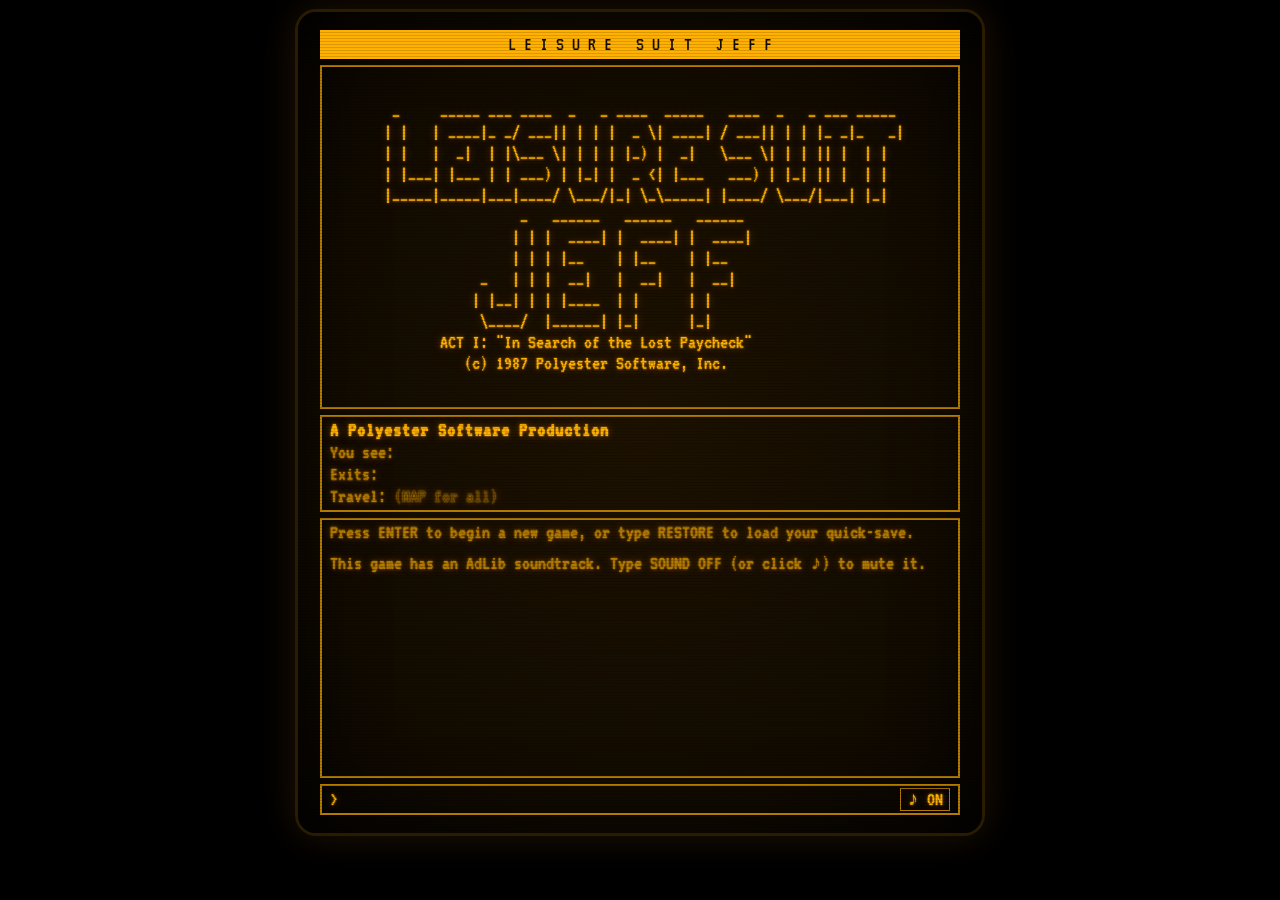
<file: index.html>
<!doctype html>
<html lang="en">
<head>
  <meta charset="utf-8">
  <meta name="viewport" content="width=device-width, initial-scale=1">
  <title>Leisure Suit Jeff</title>
  <link rel="preconnect" href="https://fonts.googleapis.com">
  <link rel="preconnect" href="https://fonts.gstatic.com" crossorigin>
  <link href="https://fonts.googleapis.com/css2?family=VT323&display=swap" rel="stylesheet">
  <link rel="stylesheet" href="css/crt.css">
</head>
<body>
  <div id="crt">
    <div id="screen">
      <div id="status" class="box">
        <span id="st-score"></span>
        <span id="st-title">L E I S U R E &nbsp; S U I T &nbsp; J E F F</span>
        <span id="st-right"></span>
      </div>
      <pre id="art" class="box"></pre>
      <div id="panel" class="box">
        <div id="loc"></div>
        <div><span class="lbl">You see:</span> <span id="see"></span></div>
        <div><span class="lbl">Exits:</span> <span id="exits"></span></div>
        <div><span class="lbl">Travel:</span> <span id="travel"></span> <span class="dim">(MAP for all)</span></div>
      </div>
      <div id="log" class="box" aria-live="polite"></div>
      <div id="promptline">
        <span class="caret">&gt;</span>
        <input id="cmd" type="text" autocomplete="off" autocapitalize="off" spellcheck="false" aria-label="Command">
        <button id="snd" type="button" title="Toggle sound (or type SOUND ON/OFF)"></button>
      </div>
    </div>
  </div>

  <script src="js/registry.js"></script>
  <script src="js/content/world.js"></script>
  <script src="js/content/items.js"></script>
  <script src="js/content/home.js"></script>
  <script src="js/content/work.js"></script>
  <script src="js/content/costco.js"></script>
  <script src="js/content/music.js"></script>
  <script src="js/engine.js"></script>
  <script src="js/audio.js"></script>
  <script src="js/ui.js"></script>
</body>
</html>
</file>
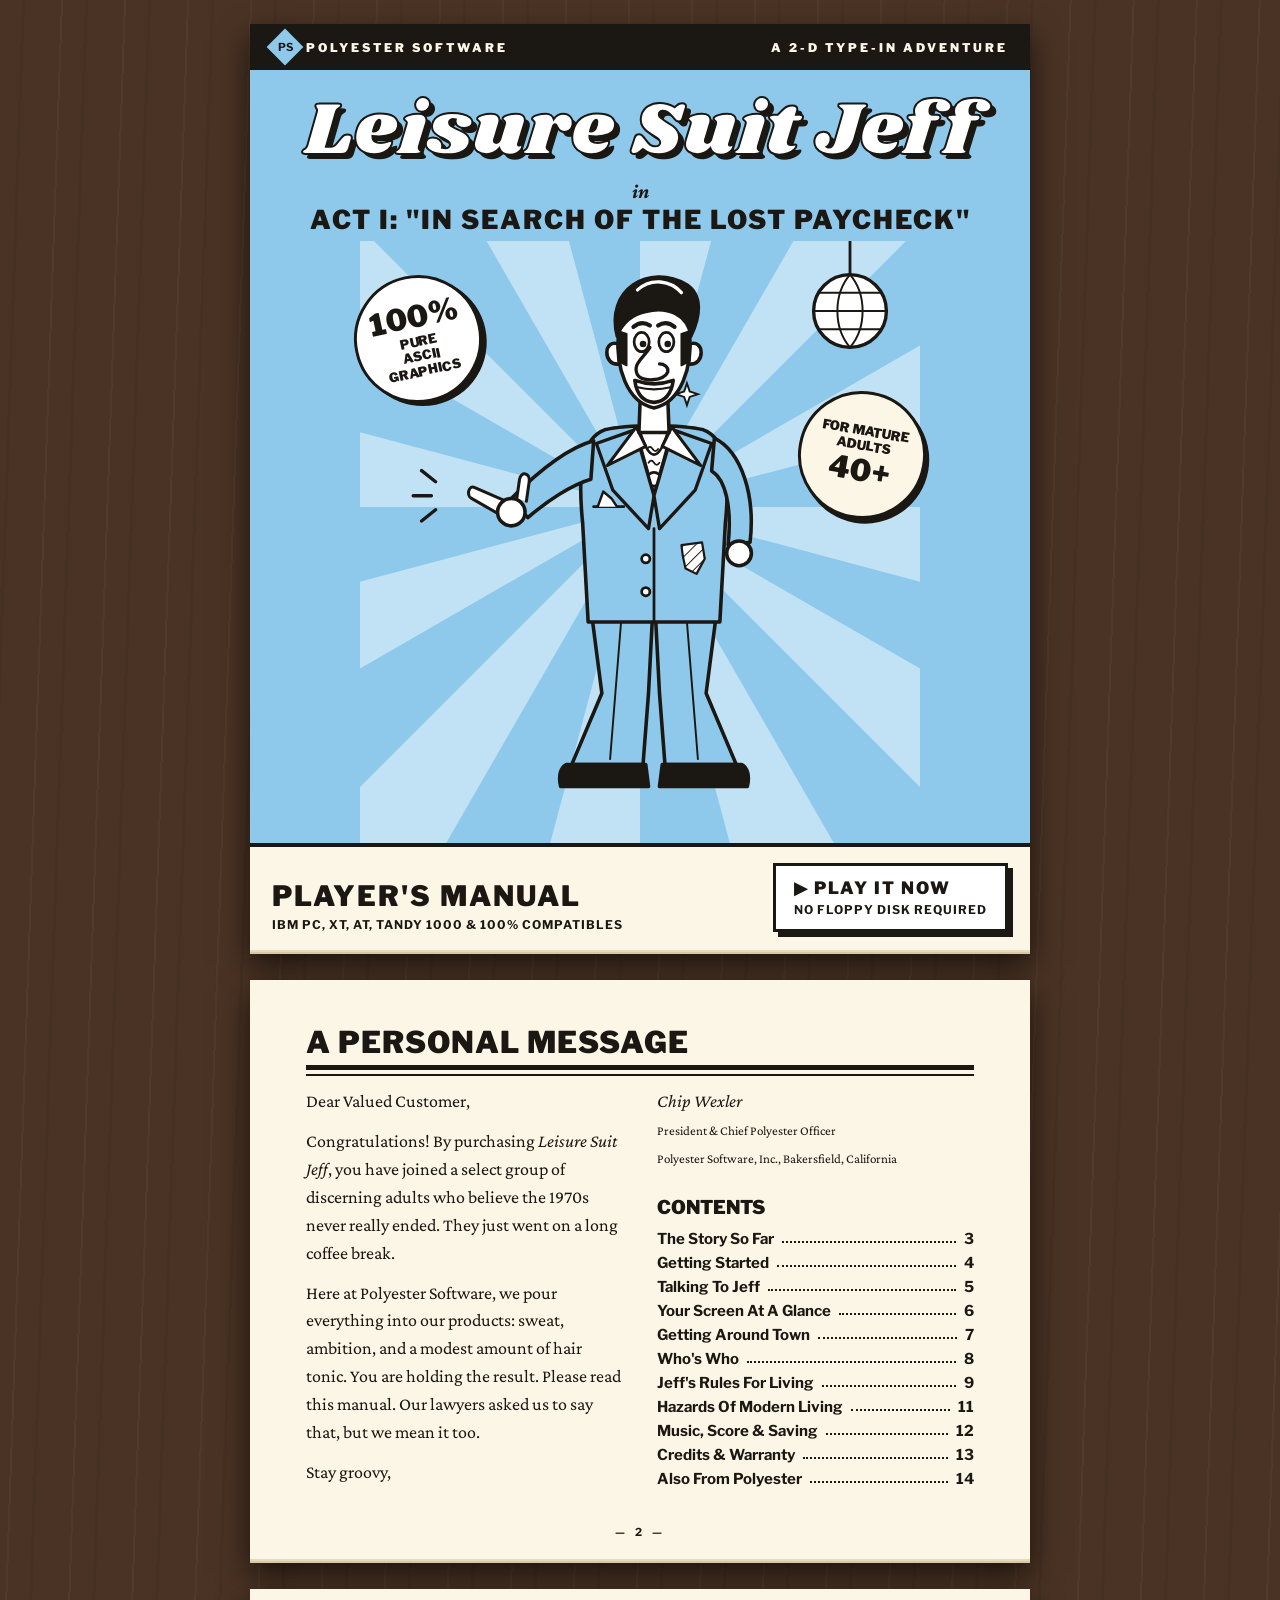
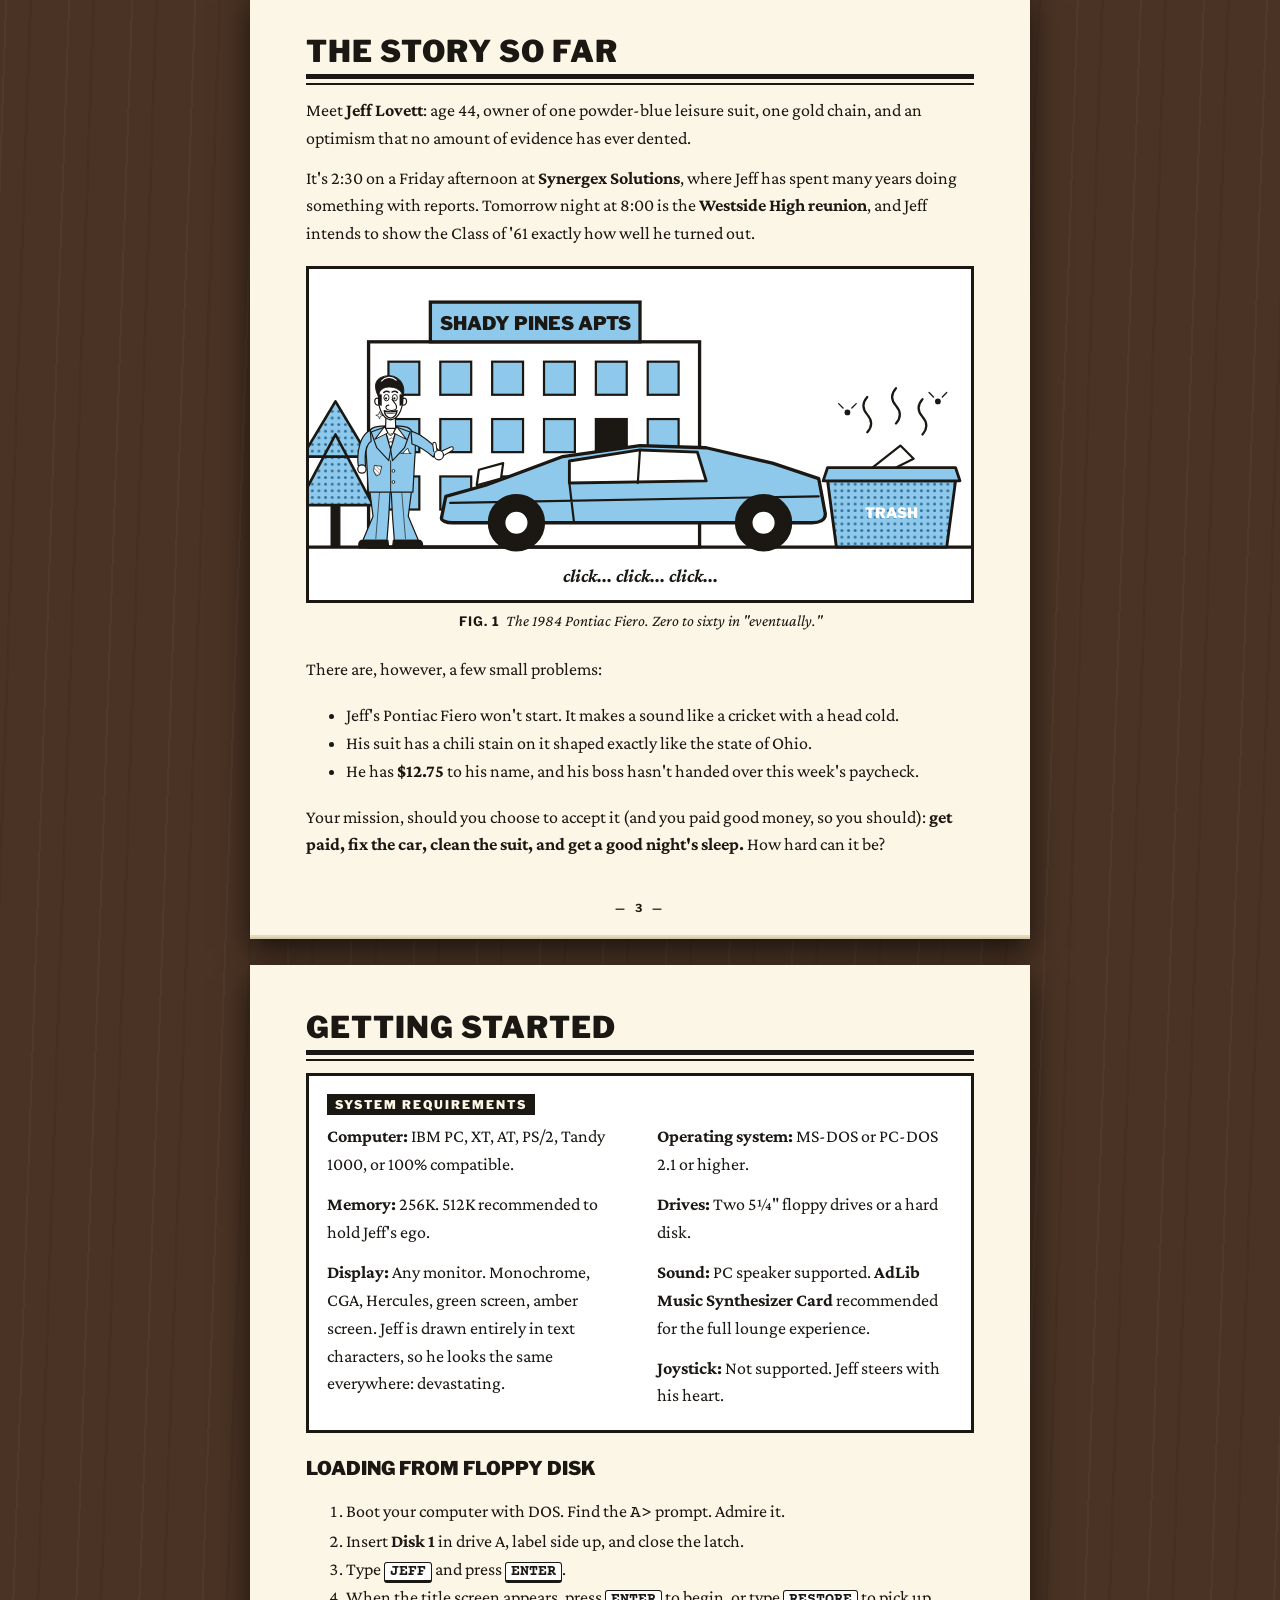
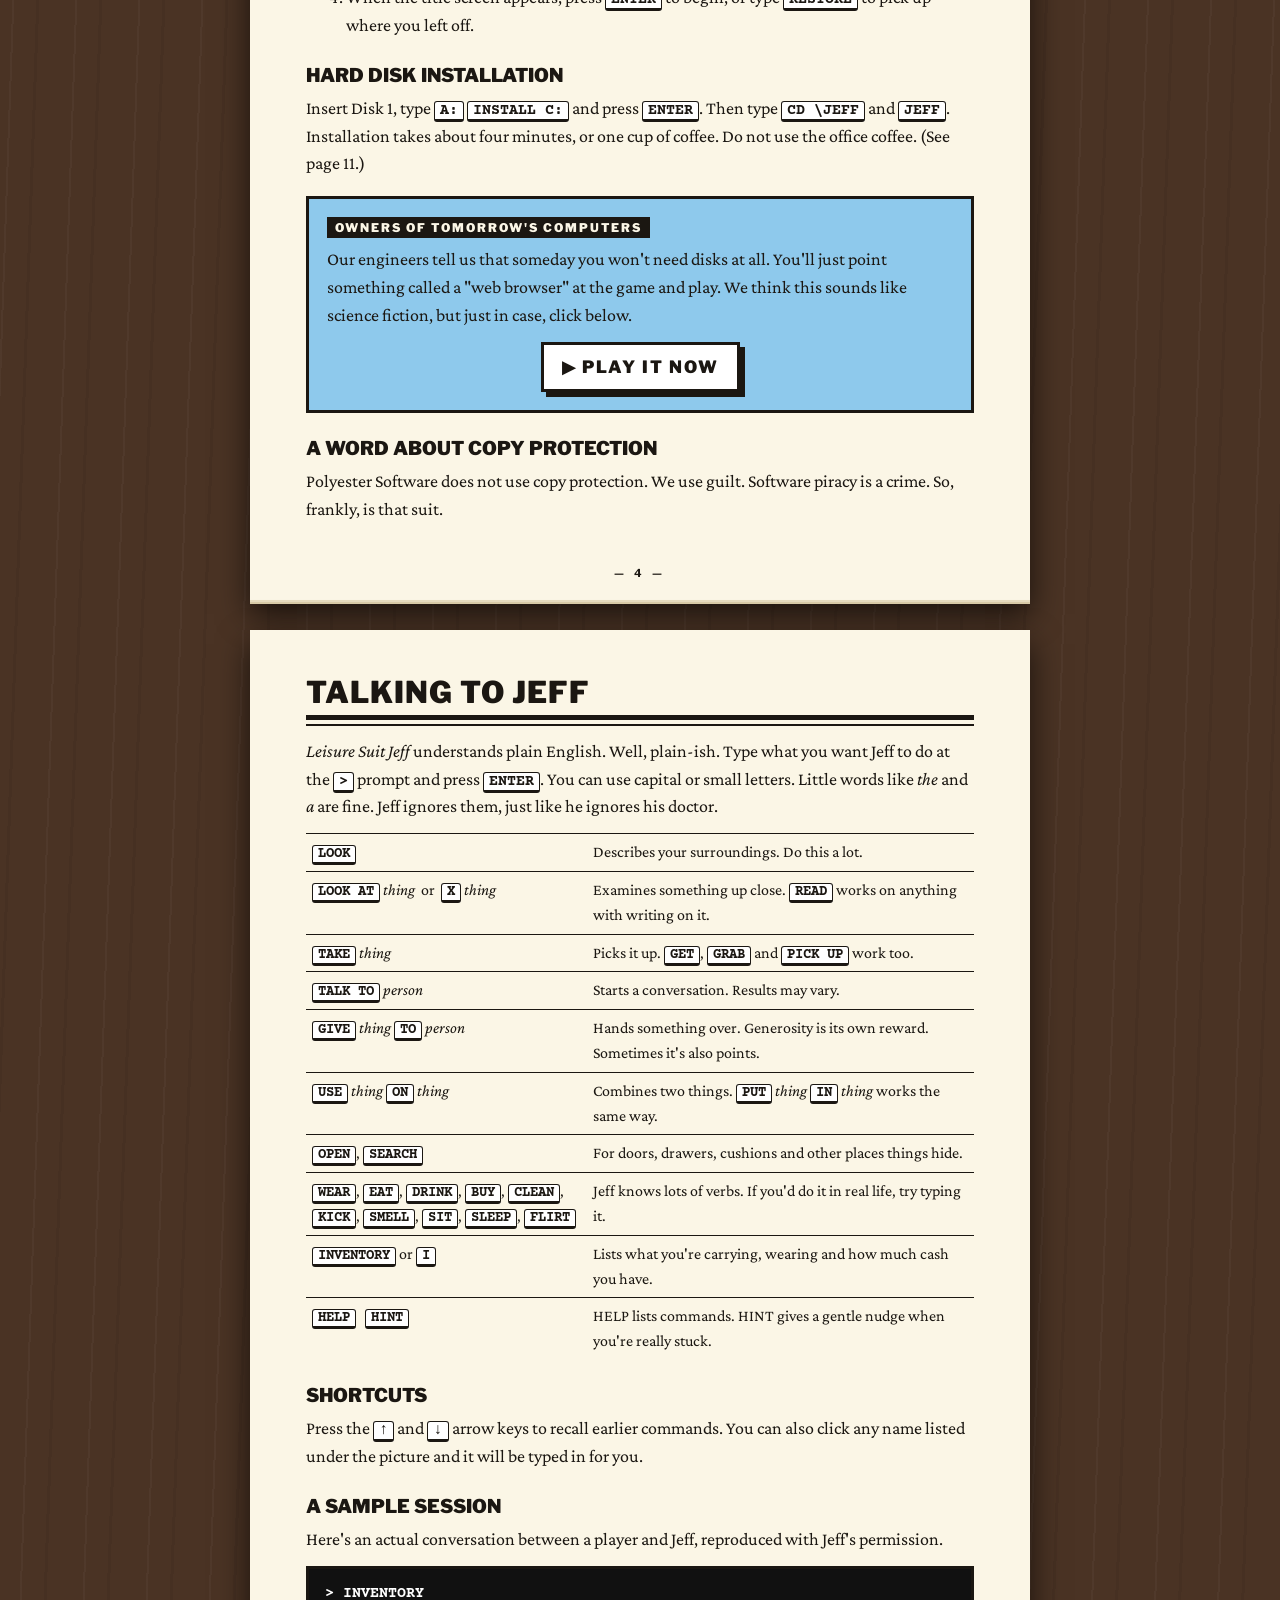
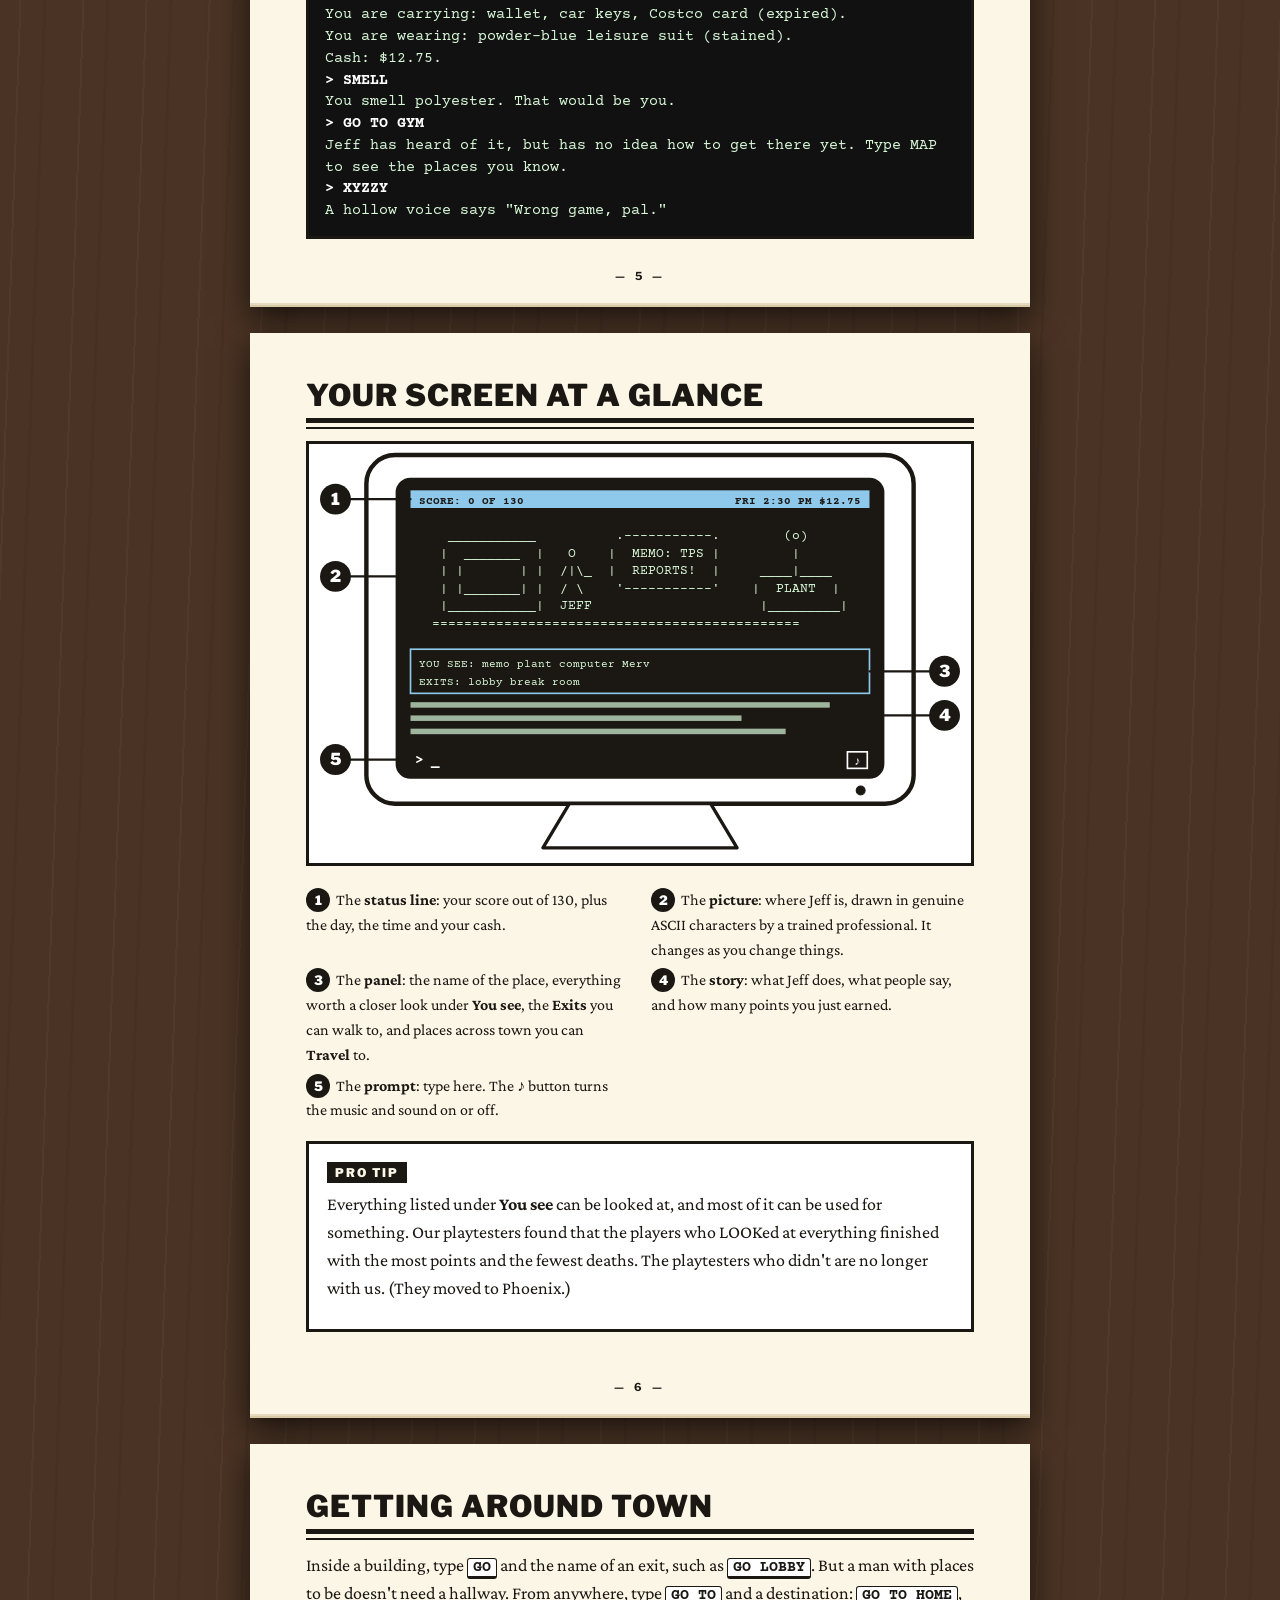
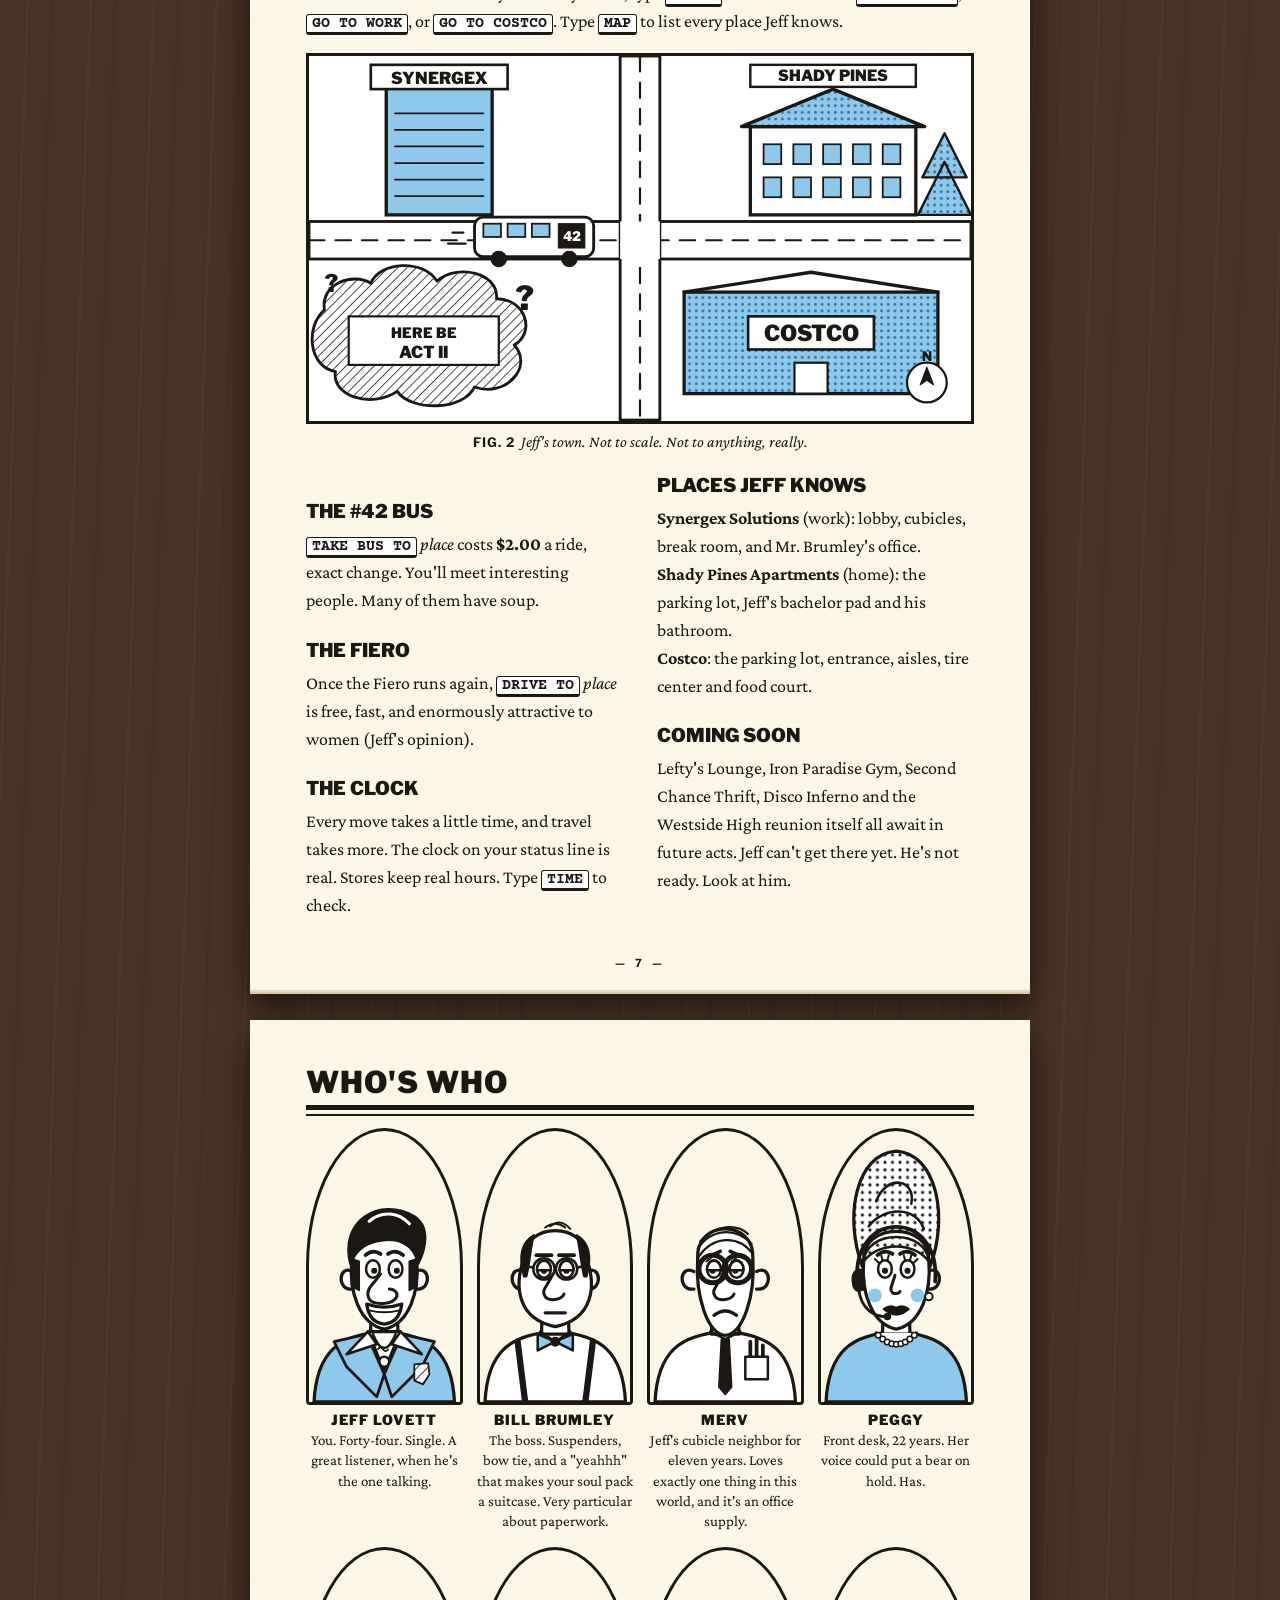
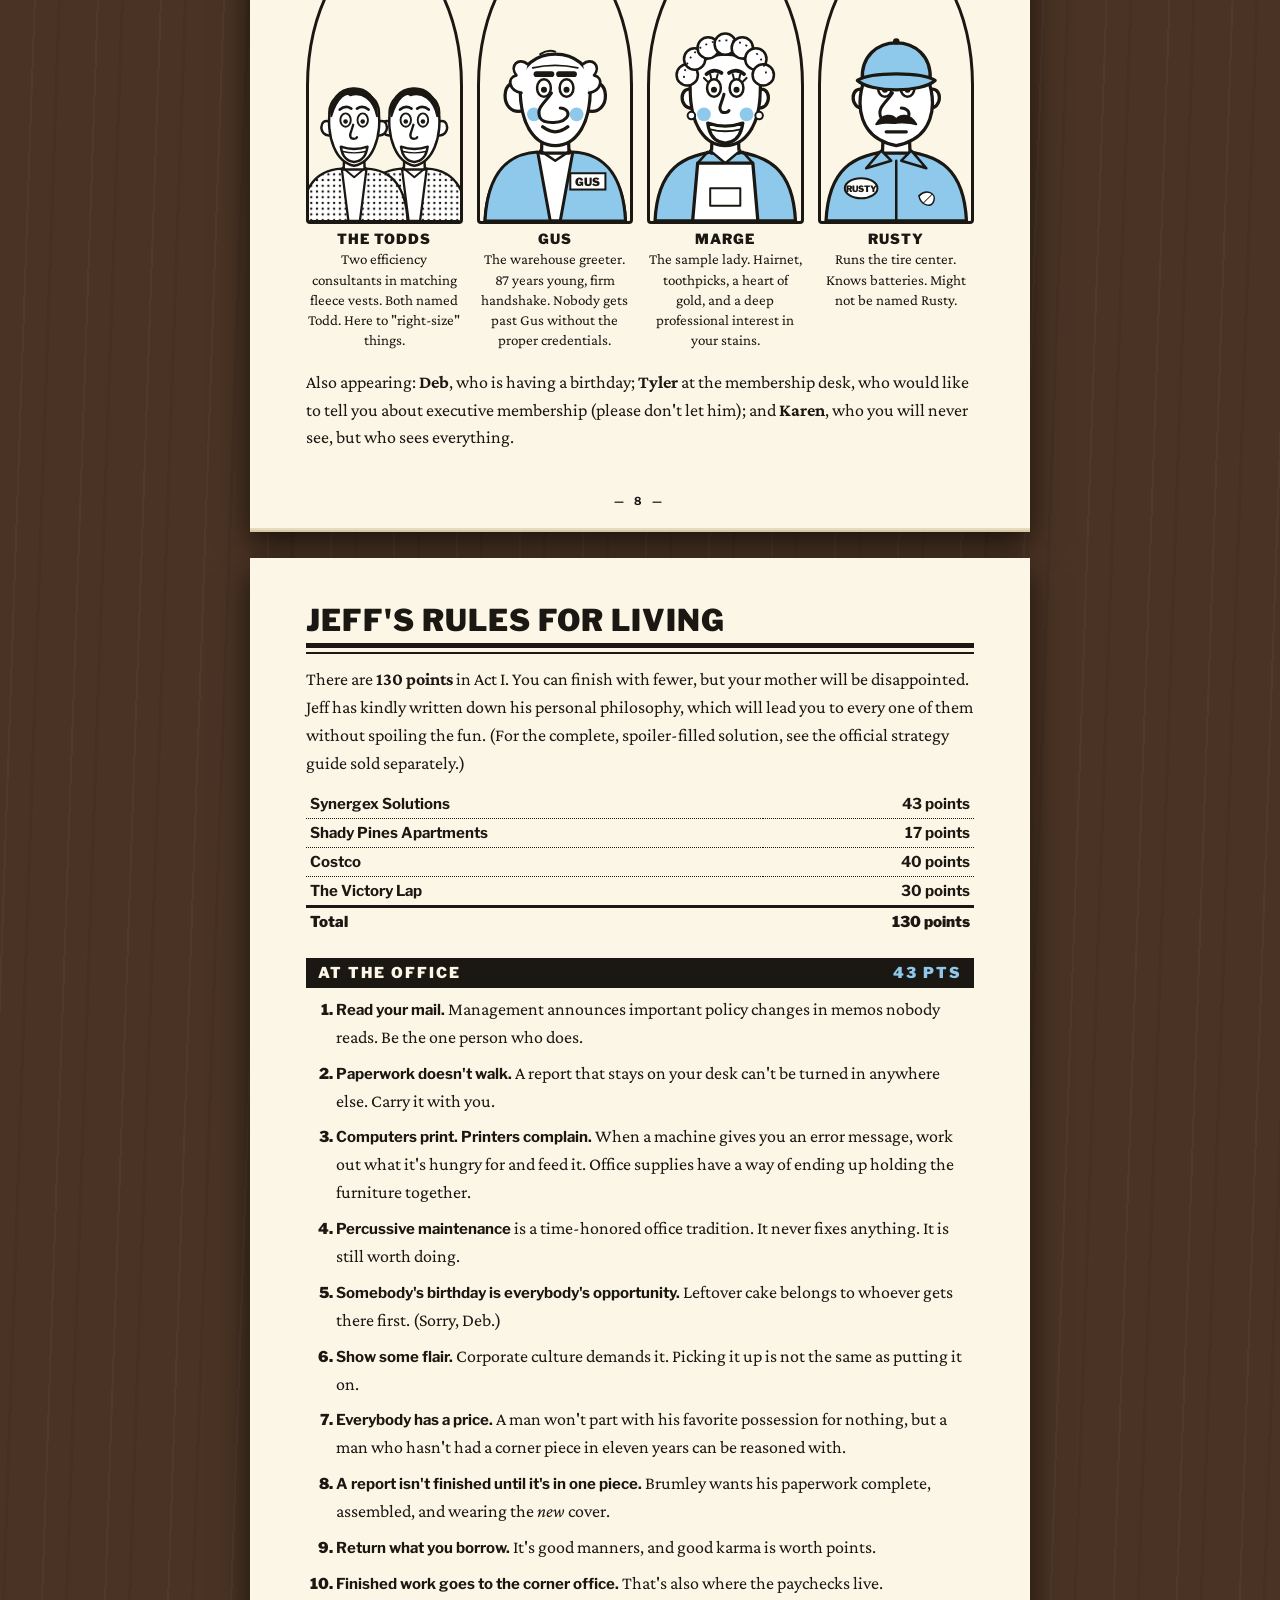
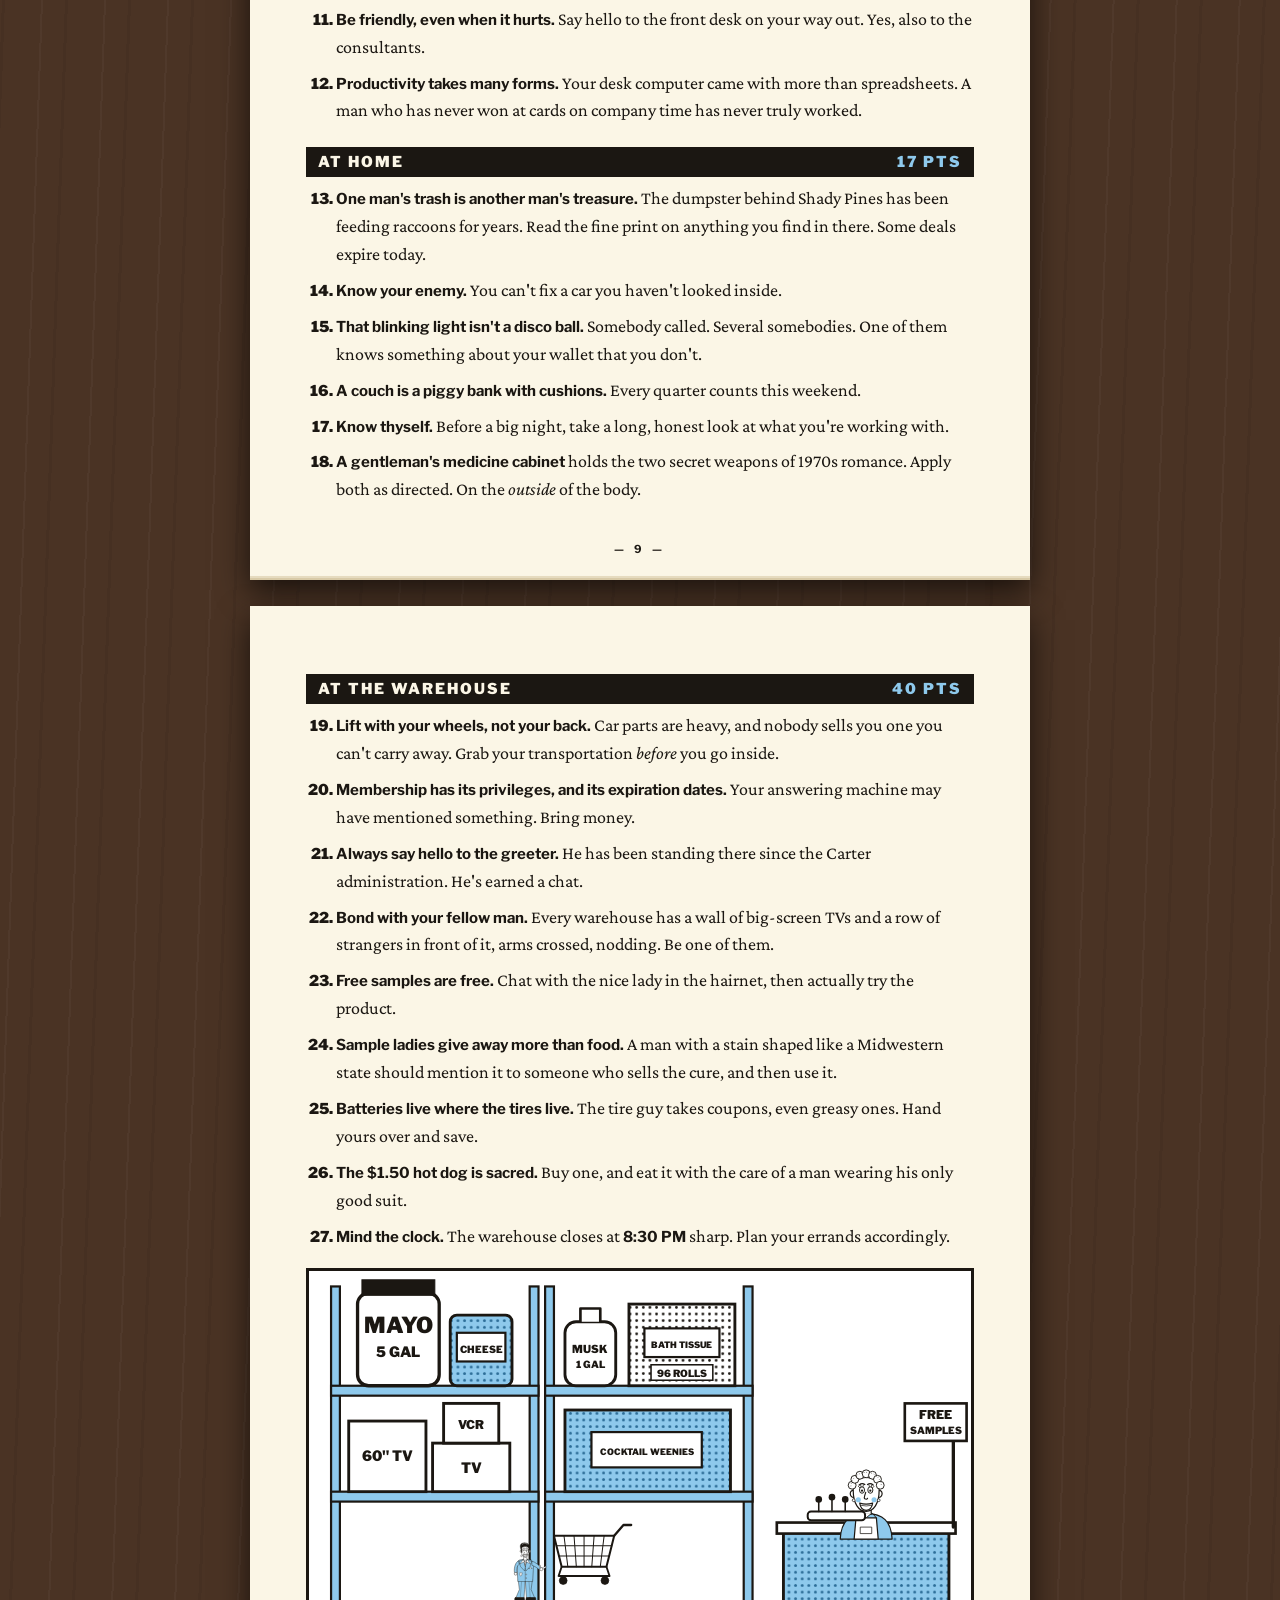
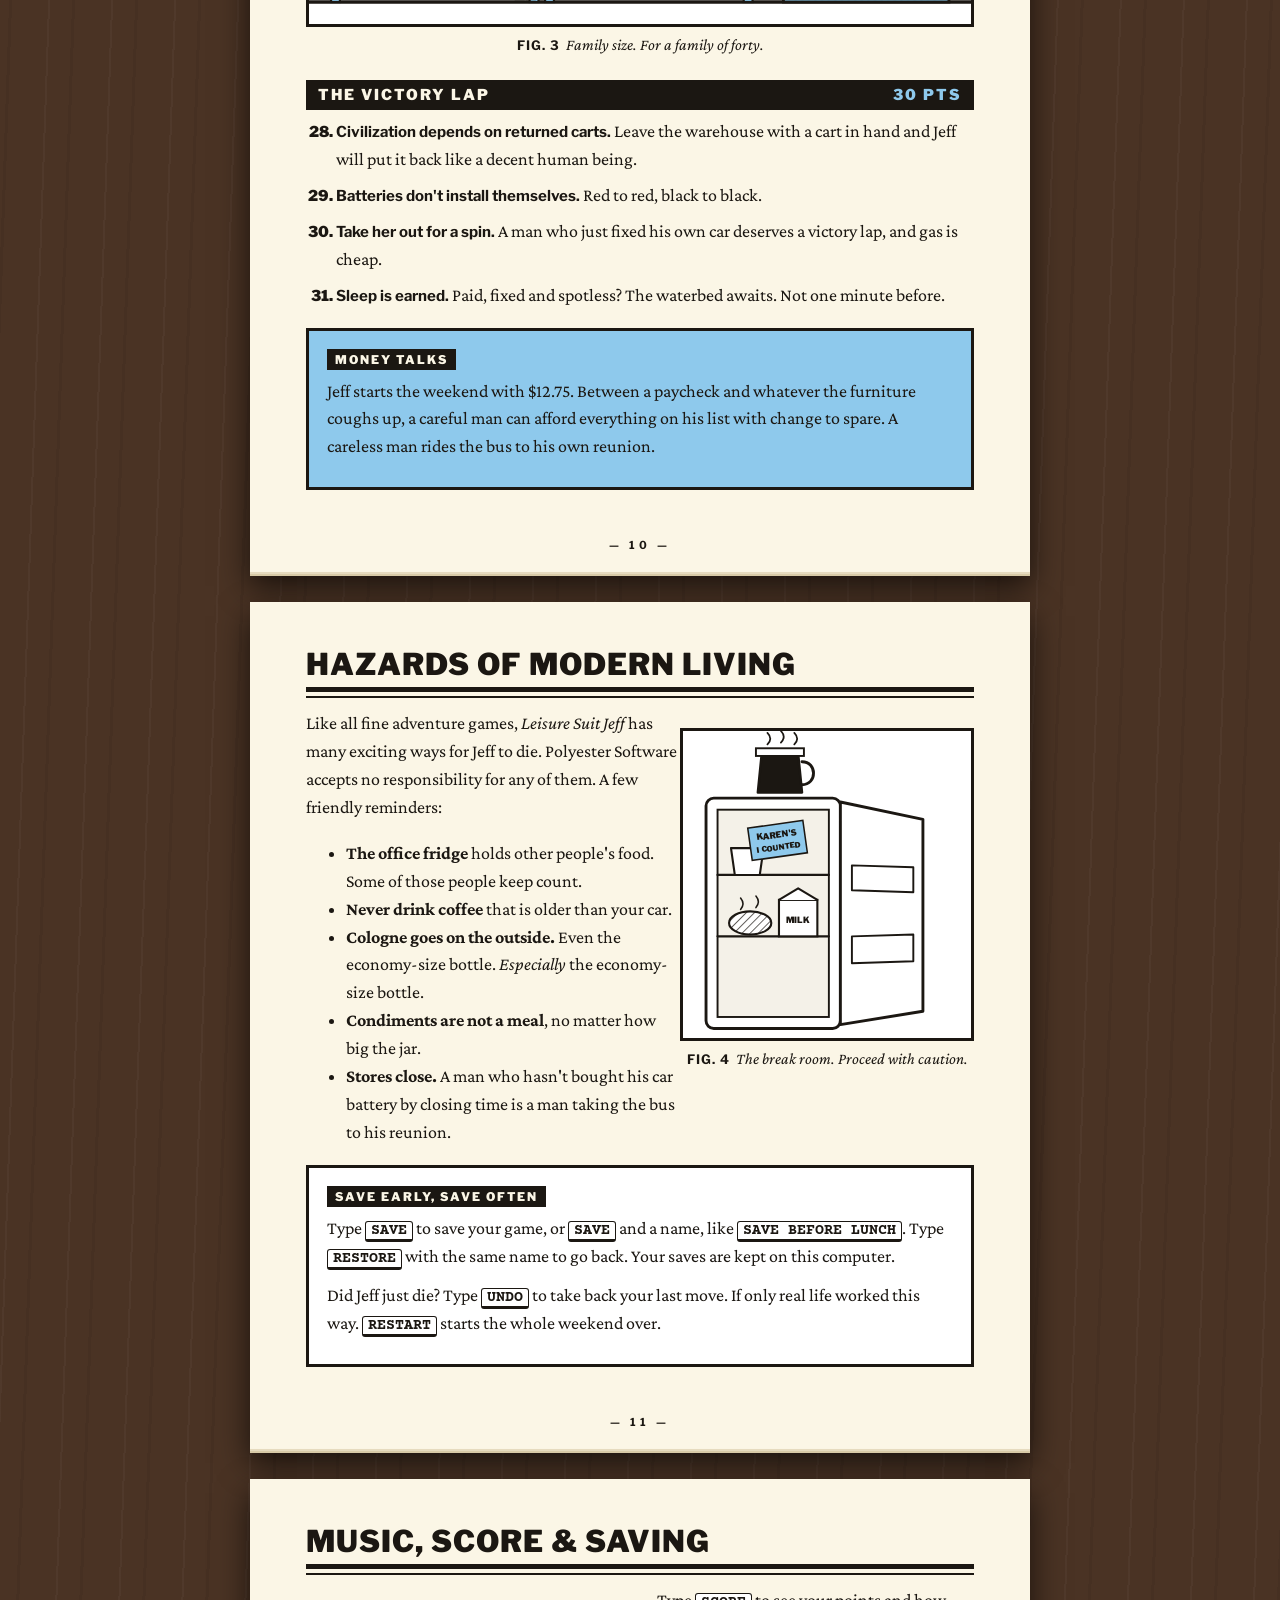
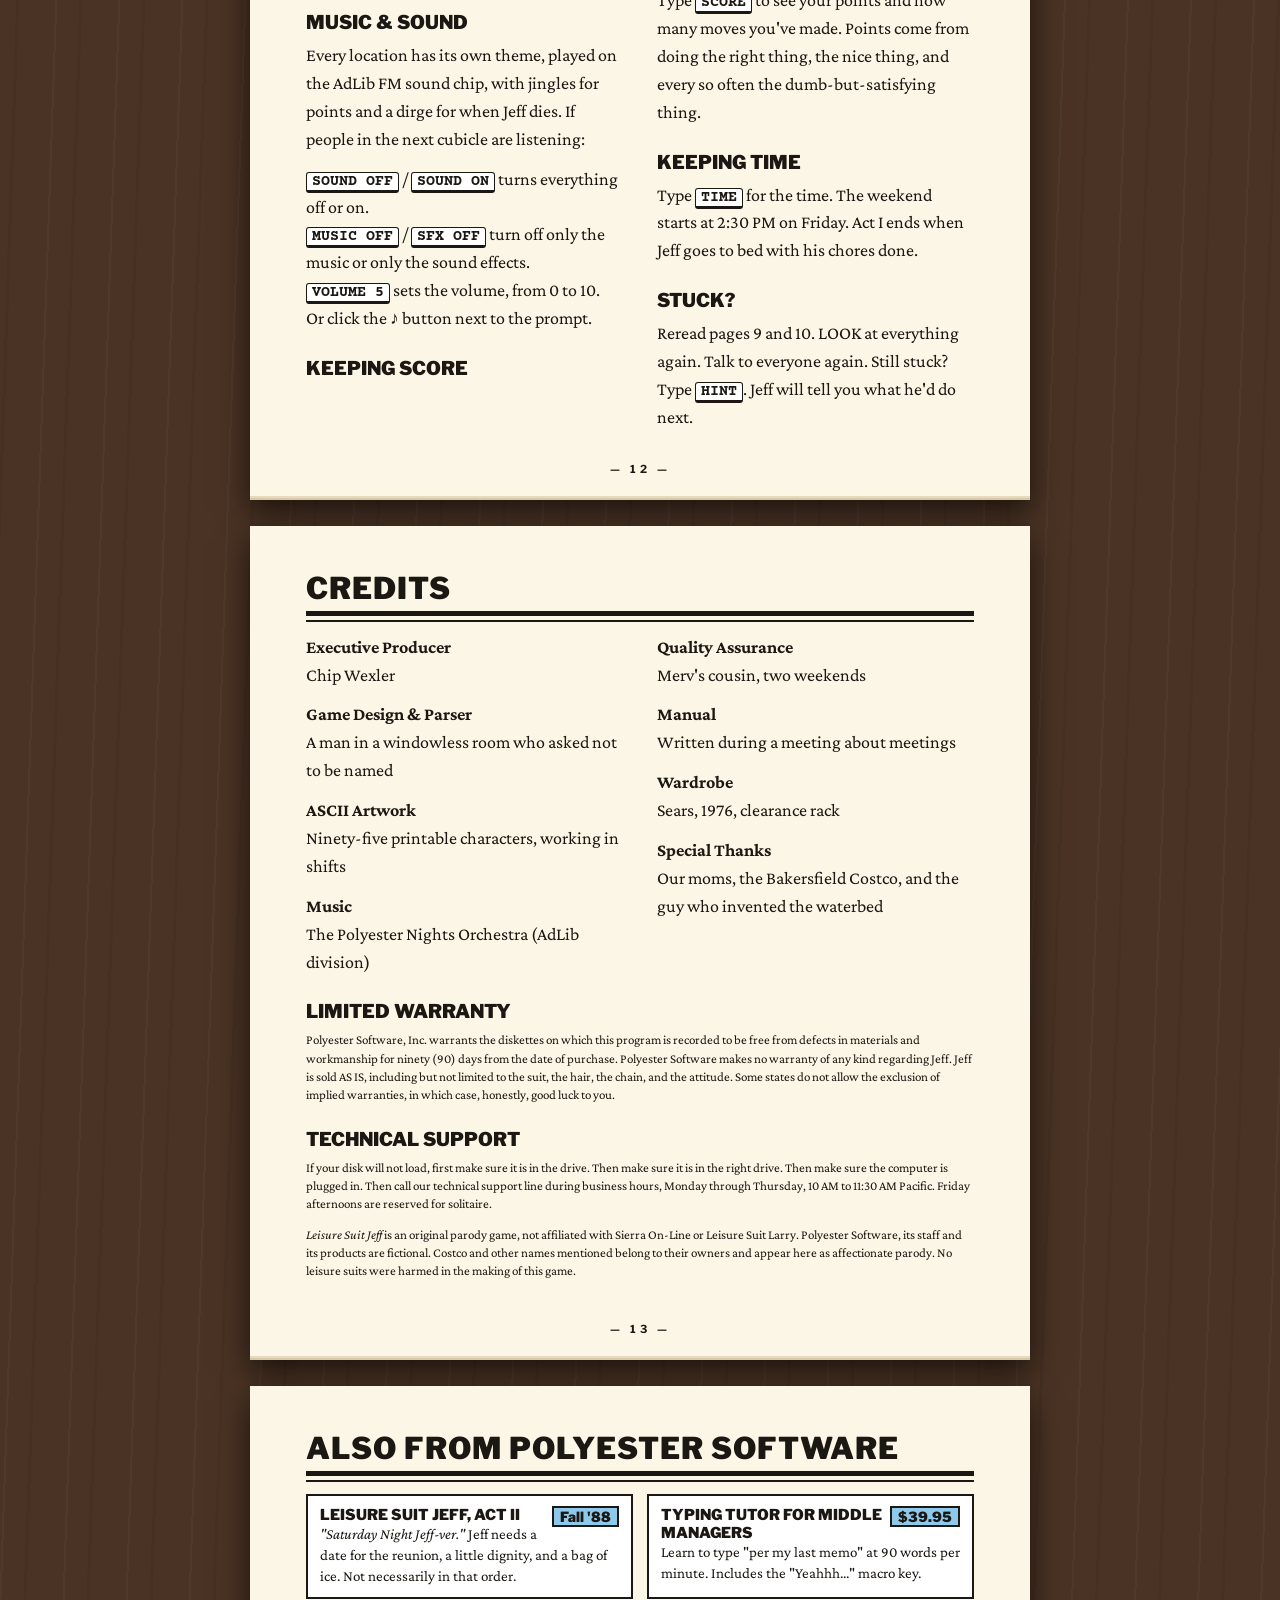
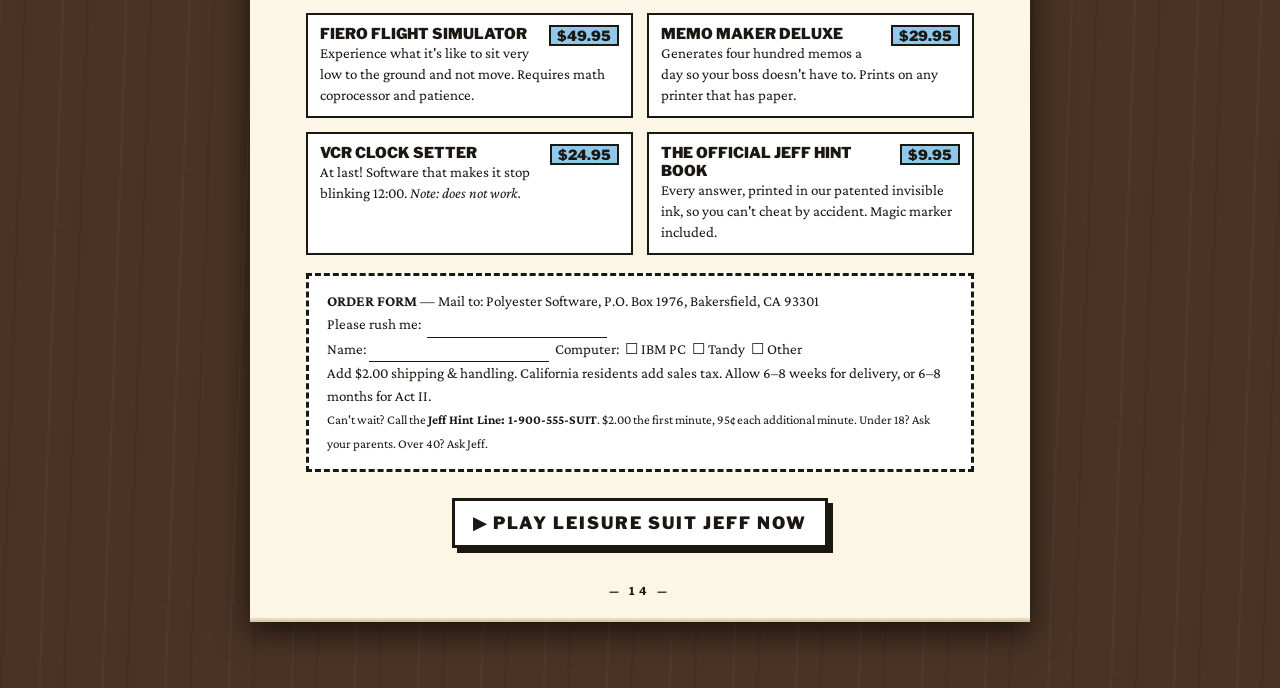
<file: manual.html>
<!doctype html>
<html lang="en">
<head>
<meta charset="utf-8">
<meta name="viewport" content="width=device-width, initial-scale=1">
<title>Leisure Suit Jeff: Player's Manual - Polyester Software, 1987</title>
<link rel="preconnect" href="https://fonts.googleapis.com">
<link rel="preconnect" href="https://fonts.gstatic.com" crossorigin>
<link href="https://fonts.googleapis.com/css2?family=Courier+Prime:wght@400;700&family=Crimson+Pro:ital,wght@0,400;0,700;1,400&family=Libre+Franklin:wght@400;700;900&family=Shrikhand&display=swap" rel="stylesheet">
<style>
  :root { --ink: #1b1712; --paper: #fbf6e6; --blue: #8ec9ec; --blue-d: #2c6d97; }
  * { box-sizing: border-box; }
  body { margin: 0; padding: 24px 12px 40px; color: var(--ink); font: 18px/1.55 'Crimson Pro', Georgia, serif;
    background: #4a3324 repeating-linear-gradient(92deg, #0000 0 22px, #0000000f 22px 25px, #0000 25px 61px, #ffffff08 61px 63px); }
  .page { position: relative; max-width: 780px; margin: 0 auto 30px; padding: 46px 56px 64px; background: var(--paper);
    box-shadow: 0 2px 0 #e7dcc0, 0 4px 0 #d9cba8, 0 14px 30px #000a; }
  .folio { position: absolute; left: 0; right: 0; bottom: 20px; text-align: center; font: 700 11px 'Libre Franklin', Arial, sans-serif; letter-spacing: 4px; }
  h1, h2, h3 { font-family: 'Libre Franklin', Arial, sans-serif; line-height: 1.1; }
  h2 { font-size: 30px; font-weight: 900; text-transform: uppercase; letter-spacing: 1px; margin: 0 0 18px; padding-bottom: 6px; border-bottom: 5px solid var(--ink); box-shadow: 0 4px 0 var(--paper), 0 6px 0 var(--ink); }
  h3 { font-size: 19px; font-weight: 900; text-transform: uppercase; margin: 26px 0 8px; }
  p { margin: 0 0 12px; }
  a { color: var(--blue-d); }
  kbd { font: 700 0.86em 'Courier Prime', 'Courier New', monospace; background: #fff; border: 1.5px solid var(--ink); border-bottom-width: 3px; border-radius: 3px; padding: 0 5px; white-space: nowrap; }
  .mono { font-family: 'Courier Prime', 'Courier New', monospace; }
  .two { columns: 2; column-gap: 34px; }
  .two > * { break-inside: avoid; }
  .box { border: 3px solid var(--ink); padding: 14px 18px; margin: 18px 0; background: #fff; }
  .box.blue { background: var(--blue); }
  .box h3 { margin-top: 0; }
  .stamp { display: inline-block; font: 900 12px 'Libre Franklin', Arial, sans-serif; letter-spacing: 2px; text-transform: uppercase; background: var(--ink); color: var(--paper); padding: 3px 8px; margin-bottom: 8px; }

  /* cover */
  .cover { padding: 0; overflow: hidden; background: var(--blue); }
  .cover .band { display: flex; justify-content: space-between; align-items: center; background: var(--ink); color: var(--paper); padding: 10px 22px; font: 900 12px 'Libre Franklin', Arial, sans-serif; letter-spacing: 3px; }
  .cover .band .ps { display: inline-flex; align-items: center; gap: 8px; }
  .cover .band .ps i { display: inline-grid; place-items: center; width: 26px; height: 26px; transform: rotate(45deg); background: var(--blue); color: var(--ink); font-style: normal; }
  .cover .band .ps i b { transform: rotate(-45deg); font-size: 11px; letter-spacing: 0; }
  .cover h1 { margin: 26px 20px 0; text-align: center; font: 400 76px/0.95 Shrikhand, 'Cooper Black', serif; color: #fff; -webkit-text-stroke: 2px var(--ink); text-shadow: 5px 5px 0 var(--ink); letter-spacing: 1px; }
  .cover .in { text-align: center; font: italic 700 20px 'Crimson Pro', serif; margin: 12px 0 0; }
  .cover .act { text-align: center; font: 900 26px 'Libre Franklin', Arial, sans-serif; letter-spacing: 2px; text-transform: uppercase; margin: 2px 20px 0; }
  .cover .hero { position: relative; margin: 6px auto 0; max-width: 560px; }
  .cover .badge { position: absolute; display: grid; place-items: center; text-align: center; width: 128px; height: 128px; border-radius: 50%; border: 3px solid var(--ink); background: #fff; font: 900 13px/1.15 'Libre Franklin', Arial, sans-serif; text-transform: uppercase; transform: rotate(-12deg); box-shadow: 4px 4px 0 var(--ink); }
  .cover .badge big { display: block; font-size: 30px; }
  .cover .badge.l { left: -6px; top: 34px; }
  .cover .badge.r { right: -6px; top: 150px; transform: rotate(10deg); background: var(--paper); }
  .cover .foot { display: flex; justify-content: space-between; align-items: flex-end; gap: 16px; background: var(--paper); border-top: 4px solid var(--ink); padding: 16px 22px 18px; }
  .cover .foot .title { font: 900 28px 'Libre Franklin', Arial, sans-serif; text-transform: uppercase; letter-spacing: 2px; }
  .cover .foot small { display: block; font: 700 12px 'Libre Franklin', Arial, sans-serif; letter-spacing: 1px; text-transform: uppercase; margin-top: 4px; }

  .play { display: inline-block; font: 900 17px 'Libre Franklin', Arial, sans-serif; letter-spacing: 2px; text-transform: uppercase; text-decoration: none; color: var(--ink); background: #fff; padding: 12px 18px; border: 3px solid var(--ink); box-shadow: 5px 5px 0 var(--ink); white-space: nowrap; }
  .play:hover { background: var(--ink); color: #fff; }
  .play small { display: block; font: 400 11px 'Libre Franklin', Arial, sans-serif; letter-spacing: 1px; text-transform: none; }

  /* cartoons */
  svg.toon { display: block; width: 100%; height: auto; }
  figure.cartoon { margin: 18px 0 22px; }
  figure.cartoon svg { border: 3px solid var(--ink); background: #fff; }
  figure.cartoon figcaption { margin-top: 6px; text-align: center; font-style: italic; font-size: 16px; }
  figure.cartoon figcaption b { font-style: normal; font-family: 'Libre Franklin', Arial, sans-serif; font-size: 13px; letter-spacing: 1px; text-transform: uppercase; }
  .float { float: right; width: 44%; margin: 0 0 10px 22px; }

  /* contents, tables */
  ol.toc { list-style: none; padding: 0; margin: 0; font: 700 15px 'Libre Franklin', Arial, sans-serif; }
  ol.toc li { display: flex; gap: 8px; padding: 3px 0; }
  ol.toc li::after { content: ''; order: 1; flex: 1; border-bottom: 2px dotted var(--ink); margin-bottom: 5px; }
  ol.toc li span { order: 2; }
  table.vocab { width: 100%; border-collapse: collapse; font-size: 16px; }
  table.vocab td { border-top: 1.5px solid var(--ink); padding: 6px 6px; vertical-align: top; }
  table.vocab td:first-child { width: 42%; }
  .session { font: 15px/1.45 'Courier Prime', 'Courier New', monospace; background: #111; color: #d7f7d7; padding: 14px 16px; border: 3px solid var(--ink); white-space: pre-wrap; }
  .session b { color: #fff; }
  .legend { list-style: none; padding: 0; margin: 8px 0 0; display: grid; grid-template-columns: 1fr 1fr; gap: 6px 22px; font-size: 16px; }
  .legend li > b:first-child { display: inline-grid; place-items: center; width: 24px; height: 24px; border-radius: 50%; background: var(--ink); color: #fff; font: 900 13px 'Libre Franklin', Arial, sans-serif; margin-right: 6px; }

  /* cast */
  .cast { display: grid; grid-template-columns: repeat(4, 1fr); gap: 16px 14px; }
  .cast .card { text-align: center; font-size: 15px; line-height: 1.35; }
  .cast .card svg { border: 3px solid var(--ink); background: var(--paper); border-radius: 50% 50% 4px 4px; }
  .cast .card b { display: block; margin: 6px 0 2px; font: 900 14px 'Libre Franklin', Arial, sans-serif; text-transform: uppercase; letter-spacing: 1px; }

  /* rules */
  .area { display: flex; justify-content: space-between; align-items: baseline; gap: 12px; background: var(--ink); color: var(--paper); padding: 6px 12px; margin: 22px 0 8px; font: 900 15px 'Libre Franklin', Arial, sans-serif; letter-spacing: 2px; text-transform: uppercase; }
  .area span { color: var(--blue); white-space: nowrap; }
  ol.rules { margin: 0; padding-left: 30px; }
  ol.rules li { margin: 0 0 8px; }
  ol.rules li::marker { font: 900 15px 'Libre Franklin', Arial, sans-serif; }
  ol.rules b { font-family: 'Libre Franklin', Arial, sans-serif; font-size: 15px; }
  .scorecard { width: 100%; border-collapse: collapse; font: 700 15px 'Libre Franklin', Arial, sans-serif; }
  .scorecard td { border-bottom: 1.5px dotted var(--ink); padding: 5px 4px; }
  .scorecard td:last-child { text-align: right; }
  .scorecard tr:last-child td { border-bottom: 0; border-top: 3px solid var(--ink); font-weight: 900; }

  /* back matter */
  .catalog { display: grid; grid-template-columns: 1fr 1fr; gap: 14px; }
  .catalog .item { border: 2px solid var(--ink); background: #fff; padding: 10px 12px; font-size: 15px; line-height: 1.4; }
  .catalog .item b { display: block; font: 900 15px 'Libre Franklin', Arial, sans-serif; text-transform: uppercase; }
  .catalog .item .price { float: right; font: 900 14px 'Libre Franklin', Arial, sans-serif; background: var(--blue); border: 2px solid var(--ink); padding: 0 6px; margin-left: 8px; }
  .coupon { border: 3px dashed var(--ink); padding: 14px 18px; margin-top: 18px; background: #fff; font-size: 15px; }
  .coupon .line { display: inline-block; min-width: 180px; border-bottom: 1.5px solid var(--ink); }
  .fine { font-size: 13px; line-height: 1.4; }
  .cta { text-align: center; margin: 26px 0 6px; }

  @media (max-width: 700px) {
    body { padding: 12px 6px 28px; font-size: 17px; }
    .page { padding: 30px 20px 56px; }
    .cover { padding: 0; }
    .cover h1 { font-size: 46px; margin-top: 18px; }
    .cover .act { font-size: 18px; }
    .cover .badge { width: 88px; height: 88px; font-size: 10px; }
    .cover .badge big { font-size: 20px; }
    .cover .badge.r { top: 96px; }
    .cover .foot { flex-direction: column; align-items: stretch; text-align: center; }
    .cover .foot .title { font-size: 20px; }
    .play { white-space: normal; font-size: 15px; }
    h2 { font-size: 24px; }
    .two { columns: 1; }
    .float { float: none; width: 100%; margin: 0 0 12px; }
    .cast { grid-template-columns: repeat(2, 1fr); }
    .legend, .catalog { grid-template-columns: 1fr; }
    table.vocab td:first-child { width: 48%; }
  }
</style>
</head>
<body>
<svg width="0" height="0" style="position:absolute" aria-hidden="true">
  <defs>
    <pattern id="dots" width="6" height="6" patternUnits="userSpaceOnUse"><rect width="6" height="6" fill="#fff"/><circle cx="3" cy="3" r="1.25" fill="#1b1712"/></pattern>
    <pattern id="bluedots" width="6" height="6" patternUnits="userSpaceOnUse"><rect width="6" height="6" fill="#8ec9ec"/><circle cx="3" cy="3" r="1.3" fill="#2c6d97"/></pattern>
    <pattern id="hatch" width="6" height="6" patternUnits="userSpaceOnUse" patternTransform="rotate(45)"><rect width="6" height="6" fill="#fff"/><line x1="0" y1="0" x2="0" y2="6" stroke="#1b1712" stroke-width="1.4"/></pattern>
  </defs>
</svg>

<!-- PAGE: COVER -->
<div class="page cover">
  <div class="band"><span class="ps"><i><b>PS</b></i> POLYESTER SOFTWARE</span><span>A 2-D TYPE-IN ADVENTURE</span></div>
  <h1>Leisure Suit Jeff</h1>
  <p class="in">in</p>
  <p class="act">Act I: "In Search of the Lost Paycheck"</p>
  <div class="hero">
    <svg class="toon" data-toon="cover" role="img" aria-label="Cartoon of Jeff in his powder-blue leisure suit and gold chain, flashing finger guns in front of disco rays"></svg>
    <div class="badge l"><div><big>100%</big>Pure<br>ASCII<br>Graphics</div></div>
    <div class="badge r"><div>For Mature Adults<br><big>40+</big></div></div>
  </div>
  <div class="foot">
    <div><div class="title">Player's Manual</div><small>IBM PC, XT, AT, Tandy 1000 &amp; 100% compatibles</small></div>
    <a class="play" href="./">&#9654; Play It Now<small>No floppy disk required</small></a>
  </div>
</div>

<!-- PAGE 2: WELCOME + CONTENTS -->
<div class="page">
  <h2>A Personal Message</h2>
  <div class="two">
    <p>Dear Valued Customer,</p>
    <p>Congratulations! By purchasing <i>Leisure Suit Jeff</i>, you have joined a select group of discerning adults who believe the 1970s never really ended. They just went on a long coffee break.</p>
    <p>Here at Polyester Software, we pour everything into our products: sweat, ambition, and a modest amount of hair tonic. You are holding the result. Please read this manual. Our lawyers asked us to say that, but we mean it too.</p>
    <p>Stay groovy,</p>
    <p><i>Chip Wexler</i><br><span class="fine">President &amp; Chief Polyester Officer<br>Polyester Software, Inc., Bakersfield, California</span></p>
    <h3>Contents</h3>
    <ol class="toc">
      <li>The Story So Far <span>3</span></li>
      <li>Getting Started <span>4</span></li>
      <li>Talking To Jeff <span>5</span></li>
      <li>Your Screen At A Glance <span>6</span></li>
      <li>Getting Around Town <span>7</span></li>
      <li>Who's Who <span>8</span></li>
      <li>Jeff's Rules For Living <span>9</span></li>
      <li>Hazards Of Modern Living <span>11</span></li>
      <li>Music, Score &amp; Saving <span>12</span></li>
      <li>Credits &amp; Warranty <span>13</span></li>
      <li>Also From Polyester <span>14</span></li>
    </ol>
  </div>
  <div class="folio">&mdash; 2 &mdash;</div>
</div>

<!-- PAGE 3: STORY -->
<div class="page">
  <h2>The Story So Far</h2>
  <p>Meet <b>Jeff Lovett</b>: age 44, owner of one powder-blue leisure suit, one gold chain, and an optimism that no amount of evidence has ever dented.</p>
  <p>It's 2:30 on a Friday afternoon at <b>Synergex Solutions</b>, where Jeff has spent many years doing something with reports. Tomorrow night at 8:00 is the <b>Westside High reunion</b>, and Jeff intends to show the Class of '61 exactly how well he turned out.</p>
  <figure class="cartoon">
    <svg class="toon" data-toon="fiero" role="img" aria-label="Cartoon of Jeff and his dead Pontiac Fiero in the Shady Pines parking lot, a smelly dumpster nearby"></svg>
    <figcaption><b>Fig. 1</b> &nbsp;The 1984 Pontiac Fiero. Zero to sixty in "eventually."</figcaption>
  </figure>
  <p>There are, however, a few small problems:</p>
  <ul>
    <li>Jeff's Pontiac Fiero won't start. It makes a sound like a cricket with a head cold.</li>
    <li>His suit has a chili stain on it shaped exactly like the state of Ohio.</li>
    <li>He has <b>$12.75</b> to his name, and his boss hasn't handed over this week's paycheck.</li>
  </ul>
  <p>Your mission, should you choose to accept it (and you paid good money, so you should): <b>get paid, fix the car, clean the suit, and get a good night's sleep.</b> How hard can it be?</p>
  <div class="folio">&mdash; 3 &mdash;</div>
</div>

<!-- PAGE 4: GETTING STARTED -->
<div class="page">
  <h2>Getting Started</h2>
  <div class="box">
    <span class="stamp">System Requirements</span>
    <div class="two">
      <p><b>Computer:</b> IBM PC, XT, AT, PS/2, Tandy 1000, or 100% compatible.</p>
      <p><b>Memory:</b> 256K. 512K recommended to hold Jeff's ego.</p>
      <p><b>Display:</b> Any monitor. Monochrome, CGA, Hercules, green screen, amber screen. Jeff is drawn entirely in text characters, so he looks the same everywhere: devastating.</p>
      <p><b>Operating system:</b> MS-DOS or PC-DOS 2.1 or higher.</p>
      <p><b>Drives:</b> Two 5&frac14;" floppy drives or a hard disk.</p>
      <p><b>Sound:</b> PC speaker supported. <b>AdLib Music Synthesizer Card</b> recommended for the full lounge experience.</p>
      <p><b>Joystick:</b> Not supported. Jeff steers with his heart.</p>
    </div>
  </div>
  <h3>Loading From Floppy Disk</h3>
  <ol>
    <li>Boot your computer with DOS. Find the <span class="mono">A&gt;</span> prompt. Admire it.</li>
    <li>Insert <b>Disk 1</b> in drive A, label side up, and close the latch.</li>
    <li>Type <kbd>JEFF</kbd> and press <kbd>ENTER</kbd>.</li>
    <li>When the title screen appears, press <kbd>ENTER</kbd> to begin, or type <kbd>RESTORE</kbd> to pick up where you left off.</li>
  </ol>
  <h3>Hard Disk Installation</h3>
  <p>Insert Disk 1, type <kbd>A:</kbd> <kbd>INSTALL C:</kbd> and press <kbd>ENTER</kbd>. Then type <kbd>CD \JEFF</kbd> and <kbd>JEFF</kbd>. Installation takes about four minutes, or one cup of coffee. Do not use the office coffee. (See page 11.)</p>
  <div class="box blue">
    <span class="stamp">Owners Of Tomorrow's Computers</span>
    <p>Our engineers tell us that someday you won't need disks at all. You'll just point something called a "web browser" at the game and play. We think this sounds like science fiction, but just in case, click below.</p>
    <p style="text-align:center;margin:12px 0 4px"><a class="play" href="./">&#9654; Play It Now</a></p>
  </div>
  <h3>A Word About Copy Protection</h3>
  <p>Polyester Software does not use copy protection. We use guilt. Software piracy is a crime. So, frankly, is that suit.</p>
  <div class="folio">&mdash; 4 &mdash;</div>
</div>

<!-- PAGE 5: TALKING TO JEFF -->
<div class="page">
  <h2>Talking To Jeff</h2>
  <p><i>Leisure Suit Jeff</i> understands plain English. Well, plain-ish. Type what you want Jeff to do at the <kbd>&gt;</kbd> prompt and press <kbd>ENTER</kbd>. You can use capital or small letters. Little words like <i>the</i> and <i>a</i> are fine. Jeff ignores them, just like he ignores his doctor.</p>
  <table class="vocab">
    <tr><td><kbd>LOOK</kbd></td><td>Describes your surroundings. Do this a lot.</td></tr>
    <tr><td><kbd>LOOK AT</kbd> <i>thing</i> &nbsp;or&nbsp; <kbd>X</kbd> <i>thing</i></td><td>Examines something up close. <kbd>READ</kbd> works on anything with writing on it.</td></tr>
    <tr><td><kbd>TAKE</kbd> <i>thing</i></td><td>Picks it up. <kbd>GET</kbd>, <kbd>GRAB</kbd> and <kbd>PICK UP</kbd> work too.</td></tr>
    <tr><td><kbd>TALK TO</kbd> <i>person</i></td><td>Starts a conversation. Results may vary.</td></tr>
    <tr><td><kbd>GIVE</kbd> <i>thing</i> <kbd>TO</kbd> <i>person</i></td><td>Hands something over. Generosity is its own reward. Sometimes it's also points.</td></tr>
    <tr><td><kbd>USE</kbd> <i>thing</i> <kbd>ON</kbd> <i>thing</i></td><td>Combines two things. <kbd>PUT</kbd> <i>thing</i> <kbd>IN</kbd> <i>thing</i> works the same way.</td></tr>
    <tr><td><kbd>OPEN</kbd>, <kbd>SEARCH</kbd></td><td>For doors, drawers, cushions and other places things hide.</td></tr>
    <tr><td><kbd>WEAR</kbd>, <kbd>EAT</kbd>, <kbd>DRINK</kbd>, <kbd>BUY</kbd>, <kbd>CLEAN</kbd>, <kbd>KICK</kbd>, <kbd>SMELL</kbd>, <kbd>SIT</kbd>, <kbd>SLEEP</kbd>, <kbd>FLIRT</kbd></td><td>Jeff knows lots of verbs. If you'd do it in real life, try typing it.</td></tr>
    <tr><td><kbd>INVENTORY</kbd> or <kbd>I</kbd></td><td>Lists what you're carrying, wearing and how much cash you have.</td></tr>
    <tr><td><kbd>HELP</kbd> &nbsp; <kbd>HINT</kbd></td><td>HELP lists commands. HINT gives a gentle nudge when you're really stuck.</td></tr>
  </table>
  <h3>Shortcuts</h3>
  <p>Press the <kbd>&uarr;</kbd> and <kbd>&darr;</kbd> arrow keys to recall earlier commands. You can also click any name listed under the picture and it will be typed in for you.</p>
  <h3>A Sample Session</h3>
  <p>Here's an actual conversation between a player and Jeff, reproduced with Jeff's permission.</p>
  <div class="session"><b>&gt; INVENTORY</b>
You are carrying: wallet, car keys, Costco card (expired).
You are wearing: powder-blue leisure suit (stained).
Cash: $12.75.
<b>&gt; SMELL</b>
You smell polyester. That would be you.
<b>&gt; GO TO GYM</b>
Jeff has heard of it, but has no idea how to get there yet. Type MAP to see the places you know.
<b>&gt; XYZZY</b>
A hollow voice says "Wrong game, pal."</div>
  <div class="folio">&mdash; 5 &mdash;</div>
</div>

<!-- PAGE 6: SCREEN -->
<div class="page">
  <h2>Your Screen At A Glance</h2>
  <figure class="cartoon">
    <svg class="toon" data-toon="monitor" role="img" aria-label="Cartoon of a computer monitor with five numbered parts of the game screen"></svg>
  </figure>
  <ul class="legend">
    <li><b>1</b>The <b>status line</b>: your score out of 130, plus the day, the time and your cash.</li>
    <li><b>2</b>The <b>picture</b>: where Jeff is, drawn in genuine ASCII characters by a trained professional. It changes as you change things.</li>
    <li><b>3</b>The <b>panel</b>: the name of the place, everything worth a closer look under <b>You see</b>, the <b>Exits</b> you can walk to, and places across town you can <b>Travel</b> to.</li>
    <li><b>4</b>The <b>story</b>: what Jeff does, what people say, and how many points you just earned.</li>
    <li><b>5</b>The <b>prompt</b>: type here. The &#9834; button turns the music and sound on or off.</li>
  </ul>
  <div class="box">
    <span class="stamp">Pro Tip</span>
    <p>Everything listed under <b>You see</b> can be looked at, and most of it can be used for something. Our playtesters found that the players who LOOKed at everything finished with the most points and the fewest deaths. The playtesters who didn't are no longer with us. (They moved to Phoenix.)</p>
  </div>
  <div class="folio">&mdash; 6 &mdash;</div>
</div>

<!-- PAGE 7: GETTING AROUND -->
<div class="page">
  <h2>Getting Around Town</h2>
  <p>Inside a building, type <kbd>GO</kbd> and the name of an exit, such as <kbd>GO LOBBY</kbd>. But a man with places to be doesn't need a hallway. From anywhere, type <kbd>GO TO</kbd> and a destination: <kbd>GO TO HOME</kbd>, <kbd>GO TO WORK</kbd>, or <kbd>GO TO COSTCO</kbd>. Type <kbd>MAP</kbd> to list every place Jeff knows.</p>
  <figure class="cartoon">
    <svg class="toon" data-toon="map" role="img" aria-label="Cartoon map of town showing Synergex Solutions, Shady Pines Apartments, the Costco warehouse and the number 42 bus"></svg>
    <figcaption><b>Fig. 2</b> &nbsp;Jeff's town. Not to scale. Not to anything, really.</figcaption>
  </figure>
  <div class="two">
    <h3>The #42 Bus</h3>
    <p><kbd>TAKE BUS TO</kbd> <i>place</i> costs <b>$2.00</b> a ride, exact change. You'll meet interesting people. Many of them have soup.</p>
    <h3>The Fiero</h3>
    <p>Once the Fiero runs again, <kbd>DRIVE TO</kbd> <i>place</i> is free, fast, and enormously attractive to women (Jeff's opinion).</p>
    <h3>The Clock</h3>
    <p>Every move takes a little time, and travel takes more. The clock on your status line is real. Stores keep real hours. Type <kbd>TIME</kbd> to check.</p>
    <h3>Places Jeff Knows</h3>
    <p><b>Synergex Solutions</b> (work): lobby, cubicles, break room, and Mr. Brumley's office.<br>
    <b>Shady Pines Apartments</b> (home): the parking lot, Jeff's bachelor pad and his bathroom.<br>
    <b>Costco</b>: the parking lot, entrance, aisles, tire center and food court.</p>
    <h3>Coming Soon</h3>
    <p>Lefty's Lounge, Iron Paradise Gym, Second Chance Thrift, Disco Inferno and the Westside High reunion itself all await in future acts. Jeff can't get there yet. He's not ready. Look at him.</p>
  </div>
  <div class="folio">&mdash; 7 &mdash;</div>
</div>

<!-- PAGE 8: CAST -->
<div class="page">
  <h2>Who's Who</h2>
  <div class="cast">
    <div class="card"><svg class="toon" data-toon="p-jeff" role="img" aria-label="Portrait of Jeff"></svg><b>Jeff Lovett</b>You. Forty-four. Single. A great listener, when he's the one talking.</div>
    <div class="card"><svg class="toon" data-toon="p-brumley" role="img" aria-label="Portrait of Bill Brumley"></svg><b>Bill Brumley</b>The boss. Suspenders, bow tie, and a "yeahhh" that makes your soul pack a suitcase. Very particular about paperwork.</div>
    <div class="card"><svg class="toon" data-toon="p-merv" role="img" aria-label="Portrait of Merv"></svg><b>Merv</b>Jeff's cubicle neighbor for eleven years. Loves exactly one thing in this world, and it's an office supply.</div>
    <div class="card"><svg class="toon" data-toon="p-peggy" role="img" aria-label="Portrait of Peggy"></svg><b>Peggy</b>Front desk, 22 years. Her voice could put a bear on hold. Has.</div>
    <div class="card"><svg class="toon" data-toon="p-todds" role="img" aria-label="Portrait of the two Todds"></svg><b>The Todds</b>Two efficiency consultants in matching fleece vests. Both named Todd. Here to "right-size" things.</div>
    <div class="card"><svg class="toon" data-toon="p-gus" role="img" aria-label="Portrait of Gus"></svg><b>Gus</b>The warehouse greeter. 87 years young, firm handshake. Nobody gets past Gus without the proper credentials.</div>
    <div class="card"><svg class="toon" data-toon="p-marge" role="img" aria-label="Portrait of Marge"></svg><b>Marge</b>The sample lady. Hairnet, toothpicks, a heart of gold, and a deep professional interest in your stains.</div>
    <div class="card"><svg class="toon" data-toon="p-rusty" role="img" aria-label="Portrait of Rusty"></svg><b>Rusty</b>Runs the tire center. Knows batteries. Might not be named Rusty.</div>
  </div>
  <p style="margin-top:18px">Also appearing: <b>Deb</b>, who is having a birthday; <b>Tyler</b> at the membership desk, who would like to tell you about executive membership (please don't let him); and <b>Karen</b>, who you will never see, but who sees everything.</p>
  <div class="folio">&mdash; 8 &mdash;</div>
</div>

<!-- PAGE 9-10: RULES -->
<div class="page" id="rules">
  <h2>Jeff's Rules For Living</h2>
  <p>There are <b>130 points</b> in Act I. You can finish with fewer, but your mother will be disappointed. Jeff has kindly written down his personal philosophy, which will lead you to every one of them without spoiling the fun. (For the complete, spoiler-filled solution, see the official strategy guide sold separately.)</p>
  <table class="scorecard" id="scorecard">
    <tr><td>Synergex Solutions</td><td>43 points</td></tr>
    <tr><td>Shady Pines Apartments</td><td>17 points</td></tr>
    <tr><td>Costco</td><td>40 points</td></tr>
    <tr><td>The Victory Lap</td><td>30 points</td></tr>
    <tr><td>Total</td><td>130 points</td></tr>
  </table>

  <div class="area" data-pts="43">At The Office <span>43 pts</span></div>
  <ol class="rules">
    <li data-covers="read_memo"><b>Read your mail.</b> Management announces important policy changes in memos nobody reads. Be the one person who does.</li>
    <li data-covers="take_report"><b>Paperwork doesn't walk.</b> A report that stays on your desk can't be turned in anywhere else. Carry it with you.</li>
    <li data-covers="print_cover load_printer get_cover"><b>Computers print. Printers complain.</b> When a machine gives you an error message, work out what it's hungry for and feed it. Office supplies have a way of ending up holding the furniture together.</li>
    <li data-covers="kick_printer"><b>Percussive maintenance</b> is a time-honored office tradition. It never fixes anything. It is still worth doing.</li>
    <li data-covers="take_cake"><b>Somebody's birthday is everybody's opportunity.</b> Leftover cake belongs to whoever gets there first. (Sorry, Deb.)</li>
    <li data-covers="wear_flair"><b>Show some flair.</b> Corporate culture demands it. Picking it up is not the same as putting it on.</li>
    <li data-covers="merv_stapler"><b>Everybody has a price.</b> A man won't part with his favorite possession for nothing, but a man who hasn't had a corner piece in eleven years can be reasoned with.</li>
    <li data-covers="staple_report"><b>A report isn't finished until it's in one piece.</b> Brumley wants his paperwork complete, assembled, and wearing the <i>new</i> cover.</li>
    <li data-covers="return_stapler"><b>Return what you borrow.</b> It's good manners, and good karma is worth points.</li>
    <li data-covers="paid"><b>Finished work goes to the corner office.</b> That's also where the paychecks live.</li>
    <li data-covers="talk_peggy talk_todds"><b>Be friendly, even when it hurts.</b> Say hello to the front desk on your way out. Yes, also to the consultants.</li>
    <li data-covers="solitaire"><b>Productivity takes many forms.</b> Your desk computer came with more than spreadsheets. A man who has never won at cards on company time has never truly worked.</li>
  </ol>

  <div class="area" data-pts="17">At Home <span>17 pts</span></div>
  <ol class="rules" start="13">
    <li data-covers="coupon"><b>One man's trash is another man's treasure.</b> The dumpster behind Shady Pines has been feeding raccoons for years. Read the fine print on anything you find in there. Some deals expire today.</li>
    <li data-covers="open_hood"><b>Know your enemy.</b> You can't fix a car you haven't looked inside.</li>
    <li data-covers="messages"><b>That blinking light isn't a disco ball.</b> Somebody called. Several somebodies. One of them knows something about your wallet that you don't.</li>
    <li data-covers="couch_quarters"><b>A couch is a piggy bank with cushions.</b> Every quarter counts this weekend.</li>
    <li data-covers="look_mirror"><b>Know thyself.</b> Before a big night, take a long, honest look at what you're working with.</li>
    <li data-covers="cologne comb_hair"><b>A gentleman's medicine cabinet</b> holds the two secret weapons of 1970s romance. Apply both as directed. On the <i>outside</i> of the body.</li>
  </ol>
  <div class="folio">&mdash; 9 &mdash;</div>
</div>

<div class="page">
  <div class="area" data-pts="40">At The Warehouse <span>40 pts</span></div>
  <ol class="rules" start="19">
    <li data-covers="take_cart"><b>Lift with your wheels, not your back.</b> Car parts are heavy, and nobody sells you one you can't carry away. Grab your transportation <i>before</i> you go inside.</li>
    <li data-covers="renew"><b>Membership has its privileges, and its expiration dates.</b> Your answering machine may have mentioned something. Bring money.</li>
    <li data-covers="greeter"><b>Always say hello to the greeter.</b> He has been standing there since the Carter administration. He's earned a chat.</li>
    <li data-covers="stare_tvs"><b>Bond with your fellow man.</b> Every warehouse has a wall of big-screen TVs and a row of strangers in front of it, arms crossed, nodding. Be one of them.</li>
    <li data-covers="eat_sample"><b>Free samples are free.</b> Chat with the nice lady in the hairnet, then actually try the product.</li>
    <li data-covers="stain_pen clean_suit"><b>Sample ladies give away more than food.</b> A man with a stain shaped like a Midwestern state should mention it to someone who sells the cure, and then use it.</li>
    <li data-covers="buy_battery use_coupon"><b>Batteries live where the tires live.</b> The tire guy takes coupons, even greasy ones. Hand yours over and save.</li>
    <li data-covers="hot_dog"><b>The $1.50 hot dog is sacred.</b> Buy one, and eat it with the care of a man wearing his only good suit.</li>
    <li><b>Mind the clock.</b> The warehouse closes at <b>8:30 PM</b> sharp. Plan your errands accordingly.</li>
  </ol>
  <figure class="cartoon">
    <svg class="toon" data-toon="warehouse" role="img" aria-label="Cartoon of a tiny Jeff pushing a cart beneath towering warehouse shelves, with a giant mayonnaise jar and a free sample booth"></svg>
    <figcaption><b>Fig. 3</b> &nbsp;Family size. For a family of forty.</figcaption>
  </figure>

  <div class="area" data-pts="30">The Victory Lap <span>30 pts</span></div>
  <ol class="rules" start="28">
    <li data-covers="return_cart"><b>Civilization depends on returned carts.</b> Leave the warehouse with a cart in hand and Jeff will put it back like a decent human being.</li>
    <li data-covers="install_battery"><b>Batteries don't install themselves.</b> Red to red, black to black.</li>
    <li data-covers="first_drive"><b>Take her out for a spin.</b> A man who just fixed his own car deserves a victory lap, and gas is cheap.</li>
    <li data-covers="act_end"><b>Sleep is earned.</b> Paid, fixed and spotless? The waterbed awaits. Not one minute before.</li>
  </ol>
  <div class="box blue">
    <span class="stamp">Money Talks</span>
    <p>Jeff starts the weekend with $12.75. Between a paycheck and whatever the furniture coughs up, a careful man can afford everything on his list with change to spare. A careless man rides the bus to his own reunion.</p>
  </div>
  <div class="folio">&mdash; 10 &mdash;</div>
</div>

<!-- PAGE 11: HAZARDS -->
<div class="page">
  <h2>Hazards Of Modern Living</h2>
  <figure class="cartoon float">
    <svg class="toon" data-toon="fridge" role="img" aria-label="Cartoon of an office fridge with a yogurt labeled Karen's, I counted, and an ancient coffee pot"></svg>
    <figcaption><b>Fig. 4</b> &nbsp;The break room. Proceed with caution.</figcaption>
  </figure>
  <p>Like all fine adventure games, <i>Leisure Suit Jeff</i> has many exciting ways for Jeff to die. Polyester Software accepts no responsibility for any of them. A few friendly reminders:</p>
  <ul>
    <li><b>The office fridge</b> holds other people's food. Some of those people keep count.</li>
    <li><b>Never drink coffee</b> that is older than your car.</li>
    <li><b>Cologne goes on the outside.</b> Even the economy-size bottle. <i>Especially</i> the economy-size bottle.</li>
    <li><b>Condiments are not a meal</b>, no matter how big the jar.</li>
    <li><b>Stores close.</b> A man who hasn't bought his car battery by closing time is a man taking the bus to his reunion.</li>
  </ul>
  <div class="box" style="clear:both">
    <span class="stamp">Save Early, Save Often</span>
    <p>Type <kbd>SAVE</kbd> to save your game, or <kbd>SAVE</kbd> and a name, like <kbd>SAVE BEFORE LUNCH</kbd>. Type <kbd>RESTORE</kbd> with the same name to go back. Your saves are kept on this computer.</p>
    <p>Did Jeff just die? Type <kbd>UNDO</kbd> to take back your last move. If only real life worked this way. <kbd>RESTART</kbd> starts the whole weekend over.</p>
  </div>
  <div class="folio">&mdash; 11 &mdash;</div>
</div>

<!-- PAGE 12: MUSIC, SCORE, SAVING -->
<div class="page">
  <h2>Music, Score &amp; Saving</h2>
  <div class="two">
    <h3>Music &amp; Sound</h3>
    <p>Every location has its own theme, played on the AdLib FM sound chip, with jingles for points and a dirge for when Jeff dies. If people in the next cubicle are listening:</p>
    <p><kbd>SOUND OFF</kbd> / <kbd>SOUND ON</kbd> turns everything off or on.<br>
    <kbd>MUSIC OFF</kbd> / <kbd>SFX OFF</kbd> turn off only the music or only the sound effects.<br>
    <kbd>VOLUME 5</kbd> sets the volume, from 0 to 10.<br>
    Or click the &#9834; button next to the prompt.</p>
    <h3>Keeping Score</h3>
    <p>Type <kbd>SCORE</kbd> to see your points and how many moves you've made. Points come from doing the right thing, the nice thing, and every so often the dumb-but-satisfying thing.</p>
    <h3>Keeping Time</h3>
    <p>Type <kbd>TIME</kbd> for the time. The weekend starts at 2:30 PM on Friday. Act I ends when Jeff goes to bed with his chores done.</p>
    <h3>Stuck?</h3>
    <p>Reread pages 9 and 10. LOOK at everything again. Talk to everyone again. Still stuck? Type <kbd>HINT</kbd>. Jeff will tell you what he'd do next.</p>
  </div>
  <div class="folio">&mdash; 12 &mdash;</div>
</div>

<!-- PAGE 13: CREDITS & WARRANTY -->
<div class="page">
  <h2>Credits</h2>
  <div class="two">
    <p><b>Executive Producer</b><br>Chip Wexler</p>
    <p><b>Game Design &amp; Parser</b><br>A man in a windowless room who asked not to be named</p>
    <p><b>ASCII Artwork</b><br>Ninety-five printable characters, working in shifts</p>
    <p><b>Music</b><br>The Polyester Nights Orchestra (AdLib division)</p>
    <p><b>Quality Assurance</b><br>Merv's cousin, two weekends</p>
    <p><b>Manual</b><br>Written during a meeting about meetings</p>
    <p><b>Wardrobe</b><br>Sears, 1976, clearance rack</p>
    <p><b>Special Thanks</b><br>Our moms, the Bakersfield Costco, and the guy who invented the waterbed</p>
  </div>
  <h3>Limited Warranty</h3>
  <p class="fine">Polyester Software, Inc. warrants the diskettes on which this program is recorded to be free from defects in materials and workmanship for ninety (90) days from the date of purchase. Polyester Software makes no warranty of any kind regarding Jeff. Jeff is sold AS IS, including but not limited to the suit, the hair, the chain, and the attitude. Some states do not allow the exclusion of implied warranties, in which case, honestly, good luck to you.</p>
  <h3>Technical Support</h3>
  <p class="fine">If your disk will not load, first make sure it is in the drive. Then make sure it is in the right drive. Then make sure the computer is plugged in. Then call our technical support line during business hours, Monday through Thursday, 10 AM to 11:30 AM Pacific. Friday afternoons are reserved for solitaire.</p>
  <p class="fine"><i>Leisure Suit Jeff</i> is an original parody game, not affiliated with Sierra On-Line or Leisure Suit Larry. Polyester Software, its staff and its products are fictional. Costco and other names mentioned belong to their owners and appear here as affectionate parody. No leisure suits were harmed in the making of this game.</p>
  <div class="folio">&mdash; 13 &mdash;</div>
</div>

<!-- PAGE 14: CATALOG -->
<div class="page">
  <h2>Also From Polyester Software</h2>
  <div class="catalog">
    <div class="item"><span class="price">Fall '88</span><b>Leisure Suit Jeff, Act II</b><i>"Saturday Night Jeff-ver."</i> Jeff needs a date for the reunion, a little dignity, and a bag of ice. Not necessarily in that order.</div>
    <div class="item"><span class="price">$39.95</span><b>Typing Tutor For Middle Managers</b>Learn to type "per my last memo" at 90 words per minute. Includes the "Yeahhh..." macro key.</div>
    <div class="item"><span class="price">$49.95</span><b>Fiero Flight Simulator</b>Experience what it's like to sit very low to the ground and not move. Requires math coprocessor and patience.</div>
    <div class="item"><span class="price">$29.95</span><b>Memo Maker Deluxe</b>Generates four hundred memos a day so your boss doesn't have to. Prints on any printer that has paper.</div>
    <div class="item"><span class="price">$24.95</span><b>VCR Clock Setter</b>At last! Software that makes it stop blinking 12:00. <i>Note: does not work.</i></div>
    <div class="item"><span class="price">$9.95</span><b>The Official Jeff Hint Book</b>Every answer, printed in our patented invisible ink, so you can't cheat by accident. Magic marker included.</div>
  </div>
  <div class="coupon">
    <b>ORDER FORM</b> &mdash; Mail to: Polyester Software, P.O. Box 1976, Bakersfield, CA 93301<br>
    Please rush me: &nbsp;<span class="line">&nbsp;</span><br>
    Name: <span class="line">&nbsp;</span> &nbsp;Computer: &nbsp;&#9744; IBM PC &nbsp;&#9744; Tandy &nbsp;&#9744; Other<br>
    Add $2.00 shipping &amp; handling. California residents add sales tax. Allow 6&ndash;8 weeks for delivery, or 6&ndash;8 months for Act II.<br>
    <span class="fine">Can't wait? Call the <b>Jeff Hint Line: 1-900-555-SUIT</b>. $2.00 the first minute, 95&cent; each additional minute. Under 18? Ask your parents. Over 40? Ask Jeff.</span>
  </div>
  <div class="cta">
    <a class="play" href="./">&#9654; Play Leisure Suit Jeff Now</a>
  </div>
  <div class="folio">&mdash; 14 &mdash;</div>
</div>

<script>
// Two-color (ink + powder blue) cartoons, drawn as SVG in the style of a 1980s software manual.
(function () {
  'use strict';
  var INK = '#1b1712', BLUE = '#8ec9ec', DBLUE = '#2c6d97', W = '#fff';
  var DOTS = 'url(#dots)', BDOTS = 'url(#bluedots)', HATCH = 'url(#hatch)';

  function p(d, fill, w, extra) {
    return '<path d="' + d + '" fill="' + (fill || 'none') + '" stroke="' + INK + '" stroke-width="' + (w == null ? 2.6 : w) +
      '" stroke-linecap="round" stroke-linejoin="round"' + (extra || '') + '/>';
  }
  function c(x, y, r, fill, w) { return '<circle cx="' + x + '" cy="' + y + '" r="' + r + '" fill="' + (fill || 'none') + '" stroke="' + INK + '" stroke-width="' + (w == null ? 2.6 : w) + '"/>'; }
  function el(x, y, rx, ry, fill, w) { return '<ellipse cx="' + x + '" cy="' + y + '" rx="' + rx + '" ry="' + ry + '" fill="' + (fill || 'none') + '" stroke="' + INK + '" stroke-width="' + (w == null ? 2.6 : w) + '"/>'; }
  function rect(x, y, w, h, fill, sw, rx) { return '<rect x="' + x + '" y="' + y + '" width="' + w + '" height="' + h + '" rx="' + (rx || 0) + '" fill="' + (fill || 'none') + '" stroke="' + INK + '" stroke-width="' + (sw == null ? 2.6 : sw) + '"/>'; }
  function dot(x, y, r) { return '<circle cx="' + x + '" cy="' + y + '" r="' + (r || 2.4) + '" fill="' + INK + '"/>'; }
  function mir(s) { return '<g transform="scale(-1 1)">' + s + '</g>'; }
  function at(x, y, s, body, flip) { return '<g transform="translate(' + x + ' ' + y + ') scale(' + (flip ? -s : s) + ' ' + s + ')">' + body + '</g>'; }
  function txt(x, y, str, size, opt) {
    opt = opt || {};
    return '<text x="' + x + '" y="' + y + '" font-family="' + (opt.font || "'Libre Franklin',Arial,sans-serif") + '" font-weight="' + (opt.weight || 900) +
      '" font-size="' + (size || 14) + '" text-anchor="' + (opt.anchor || 'middle') + '" fill="' + (opt.fill || INK) + '"' +
      (opt.italic ? ' font-style="italic"' : '') + (opt.rotate ? ' transform="rotate(' + opt.rotate + ' ' + x + ' ' + y + ')"' : '') + '>' + str + '</text>';
  }

  // ---------------------------------------------------------------- heads
  var FACES = {
    egg: 'M-26,-14 C-28,-46 28,-46 26,-14 C28,10 20,36 0,40 C-20,36 -28,10 -26,-14Z',
    jowl: 'M-25,-16 C-25,-46 25,-46 25,-16 C33,6 30,32 0,38 C-30,32 -33,6 -25,-16Z',
    long: 'M-22,-16 C-24,-48 24,-48 22,-16 C24,14 14,44 0,45 C-14,44 -24,14 -22,-16Z',
    round: 'M-28,-8 C-30,-44 30,-44 28,-8 C28,22 16,38 0,38 C-16,38 -28,22 -28,-8Z',
  };
  var BROWS = { up: 'M-15,-19 Q-9,-24 -3,-20', flat: 'M-15,-19 L-3,-19', worried: 'M-15,-17 L-4,-22', angry: 'M-15,-22 L-4,-17' };
  var NOSES = {
    small: 'M-1,-3 C-3,5 -6,8 -3,11 C-1,12 2,12 3,10',
    bulb: 'M-2,-4 C-6,6 -12,9 -8,14 C-5,18 5,17 7,12',
    big: 'M-3,-4 C-8,4 -16,8 -12,16 C-9,21 7,21 10,14 C11,10 7,8 4,8',
  };
  var MOUTHS = {
    grin: p('M-14,20 Q0,25 14,20 Q12,35 0,36 Q-12,35 -14,20Z', W) + p('M-12,25 Q0,28 12,25', 'none', 1.5),
    smile: p('M-10,23 Q0,31 10,23'),
    flat: p('M-8,27 L8,27'),
    frown: p('M-9,29 Q0,22 9,29'),
    smirk: p('M-9,26 Q3,29 11,21'),
    lips: p('M-10,24 Q-5,20 0,23 Q5,20 10,24 Q0,33 -10,24Z', INK, 1.5),
    oh: el(0, 27, 4.5, 5.5, INK, 1.5),
  };
  var HAIR = {
    swoop: p('M-27,-12 C-36,-46 -4,-66 24,-50 C36,-42 34,-26 27,-12 C24,-28 10,-34 -6,-30 C-16,-28 -23,-22 -27,-12Z', INK, 2) +
      '<path d="M-12,-46 C-2,-55 12,-53 20,-44" stroke="#fff" stroke-width="2.4" fill="none" stroke-linecap="round"/>' +
      p('M-26,-16 L-26,6 L-20,9 L-20,-14Z', INK, 1.4) + mir(p('M-26,-16 L-26,6 L-20,9 L-20,-14Z', INK, 1.4)),
    parted: p('M-24,-12 C-30,-48 26,-54 24,-12 C20,-30 8,-38 -4,-34 C-8,-38 -18,-32 -24,-12Z', INK, 2),
    receding: p('M-25,-2 C-30,-20 -26,-30 -17,-35 C-20,-24 -20,-14 -23,-2Z', INK, 1.6) + mir(p('M-25,-2 C-30,-20 -26,-30 -17,-35 C-20,-24 -20,-14 -23,-2Z', INK, 1.6)) +
      p('M-8,-41 Q0,-47 8,-41', 'none', 1.6) + p('M-4,-42 Q4,-49 12,-40', 'none', 1.6),
    thin: p('M-22,-24 C-12,-40 8,-42 21,-28', 'none', 1.8) + p('M-21,-18 C-10,-34 10,-36 22,-20', 'none', 1.8) + p('M-20,-30 C-8,-44 10,-44 18,-36', 'none', 1.8),
    tufts: p('M-27,-4 C-37,-6 -39,-16 -31,-18 C-37,-26 -29,-33 -22,-27', W, 2.2) + mir(p('M-27,-4 C-37,-6 -39,-16 -31,-18 C-37,-26 -29,-33 -22,-27', W, 2.2)) +
      p('M-12,-35 Q-6,-39 0,-37', 'none', 1.6) + p('M-18,-24 Q0,-28 18,-24', 'none', 1.3),
    cap: p('M-27,-14 C-30,-54 30,-54 27,-14Z', BLUE) + dot(0, -45, 2.6) + p('M-31,-14 C-20,-4 20,-4 31,-14 C20,-21 -20,-21 -31,-14Z', BLUE),
  };
  function curls() {
    var s = '';
    for (var a = 192; a <= 348; a += 26) {
      var r = a * Math.PI / 180;
      s += c((31 * Math.cos(r)).toFixed(1), (-12 + 31 * Math.sin(r)).toFixed(1), 8.5, W, 2);
    }
    return s + '<path d="M-33,-16 C-30,-56 30,-56 33,-16" fill="none" stroke="' + INK + '" stroke-width="1.4" stroke-dasharray="1.5 4"/>';
  }
  function beehiveBack() {
    return p('M-27,-10 C-42,-50 -32,-100 0,-102 C32,-100 42,-50 27,-10 C18,-34 -18,-34 -27,-10Z', DOTS) +
      p('M-16,-62 C-8,-84 16,-80 12,-60', 'none', 2) + p('M-22,-42 C-10,-58 16,-58 22,-40', 'none', 2);
  }

  function head(o) {
    o = o || {};
    var s = o.back || '';
    var ear = o.bigEars ? 'M-25,-10 C-44,-22 -46,16 -25,10' : 'M-25,-6 C-37,-12 -38,10 -25,8';
    s += p(ear, W) + mir(p(ear, W)) + p(FACES[o.face || 'egg'], W);
    if (o.blush) s += '<circle cx="-17" cy="13" r="5.5" fill="' + BLUE + '"/><circle cx="17" cy="13" r="5.5" fill="' + BLUE + '"/>';
    var lx = o.look || 0;
    if (o.eyes === 'closed') s += p('M-15,-7 Q-9,-2 -3,-7') + p('M3,-7 Q9,-2 15,-7');
    else {
      var eye = el(-9, -8, 5.5, 7, W, 2);
      s += eye + mir(eye) + dot(-9 + lx, -6.5) + dot(9 + lx, -6.5);
      if (o.eyes === 'tired') s += p('M-14.6,-7 C-14.6,-17 -3.4,-17 -3.4,-7Z', W, 2) + mir(p('M-14.6,-7 C-14.6,-17 -3.4,-17 -3.4,-7Z', W, 2));
      if (o.lashes) s += p('M-14,-13 L-17,-16 M-11,-15 L-12,-19 M-7,-15 L-6,-19', 'none', 1.6) + mir(p('M-14,-13 L-17,-16 M-11,-15 L-12,-19 M-7,-15 L-6,-19', 'none', 1.6));
    }
    if (o.brows) s += p(BROWS[o.brows], 'none', o.bushy ? 4.5 : 3) + mir(p(BROWS[o.brows], 'none', o.bushy ? 4.5 : 3));
    if (o.glasses === 'thin') s += c(-9, -8, 8.5, 'none', 2) + c(9, -8, 8.5, 'none', 2) + p('M-17.5,-9 L-25,-11', 'none', 2) + p('M17.5,-9 L25,-11', 'none', 2);
    if (o.glasses === 'thick') s += c(-10, -8, 11, 'none', 4) + c(10, -8, 11, 'none', 4) + p('M-15,-14 L-11,-17 M5,-14 L9,-17', 'none', 1.4);
    s += p(NOSES[o.nose || 'bulb'], 'none', 2.4);
    if (o.mustache) s += p('M-16,21 C-11,12 -3,13 0,17 C3,13 11,12 16,21 C9,19 4,20 0,19 C-4,20 -9,19 -16,21Z', INK, 1.5);
    s += MOUTHS[o.mouth || 'smile'];
    if (o.hair) s += o.hair;
    if (o.front) s += o.front;
    return s;
  }

  // ---------------------------------------------------------------- busts
  var SH = 'M-56,112 C-54,72 -36,58 0,56 C36,58 54,72 56,112Z';
  var NECK = p('M-10,32 L-11,58 L11,58 L10,32', W);
  var BUSTS = {
    jeff: function () {
      var lapel = p('M-14,58 L-40,64 L-30,84 L-6,108 L0,90Z', BLUE, 2.2), wing = p('M-13,56 L-30,74 L-6,66Z', W, 2);
      return p(SH, BLUE) + NECK + p('M-13,56 L0,88 L13,56Z', W) + p('M-5,70 q2,-3 4,0 q2,3 4,0 M-3,78 q2,-3 4,0 q2,3 4,0', 'none', 1.3) +
        p('M-9,58 Q0,80 9,58', 'none', 2) + c(0, 80, 4, W, 2) + lapel + mir(lapel) + wing + mir(wing) +
        p('M24,82 L35,81 L36,90 L31,98 L24,95Z', HATCH, 1.4);
    },
    brumley: function () {
      var strap = p('M-30,64 L-24,112', 'none', 5), bow = p('M-14,58 L0,64 L-14,71Z', BLUE, 2);
      return p(SH, W) + strap + mir(strap) + NECK + p('M-12,56 L0,64 L12,56', 'none', 2) + bow + mir(bow) + c(0, 64, 3.5, INK, 1);
    },
    merv: function () {
      return p(SH, W) + NECK + p('M-12,56 L0,62 L12,56', 'none', 2) + p('M-3,62 L3,62 L5,100 L0,106 L-5,100Z', INK, 1.5) +
        p('M20,76 L20,64 M25,76 L25,62 M30,76 L30,67', 'none', 3) + p('M16,76 L34,76 L34,94 L16,94Z', W, 2);
    },
    peggy: function () {
      var s = p(SH, BLUE) + NECK + p('M-16,57 Q0,76 16,57', W);
      for (var i = -4; i <= 4; i++) s += c(i * 3.6, 66 - i * i * 0.45, 2.2, W, 1.2);
      return s;
    },
    todd: function () {
      var vest = p('M-56,112 C-54,72 -36,58 -13,57 L-6,112Z', DOTS, 2.4);
      return p(SH, W) + NECK + vest + mir(vest) + p('M-12,56 L0,66 L12,56', 'none', 2);
    },
    gus: function () {
      var vest = p('M-56,112 C-54,72 -36,58 -14,57 L-4,112Z', BLUE, 2.4);
      return p(SH, W) + NECK + vest + mir(vest) + p('M-12,56 L0,64 L12,56', 'none', 2) + rect(12, 74, 28, 13, W, 1.6) + txt(26, 84, 'GUS', 9);
    },
    marge: function () {
      return p(SH, BLUE) + NECK + p('M-12,56 L0,66 L12,56', W, 2) + p('M-22,66 L22,66 L26,112 L-26,112Z', W) +
        p('M-22,66 L-14,57 M22,66 L14,57', 'none', 2) + p('M-12,86 L12,86 L12,100 L-12,100Z', 'none', 1.6);
    },
    rusty: function () {
      var col = p('M-12,56 L-24,70 L-4,64Z', BLUE, 2);
      return p(SH, BLUE) + NECK + col + mir(col) + p('M0,64 L0,112', 'none', 2) + el(-28, 86, 13, 8, W, 1.6) + txt(-28, 89, 'RUSTY', 7) +
        p('M18,92 C24,86 32,90 30,96 C28,102 20,100 18,92Z', HATCH, 1.2);
    },
  };
  var PEOPLE = {
    jeff: { face: 'egg', hair: HAIR.swoop, brows: 'up', look: 1, nose: 'big', mouth: 'grin' },
    brumley: { face: 'jowl', hair: HAIR.receding, glasses: 'thin', eyes: 'tired', brows: 'flat', nose: 'bulb', mouth: 'flat' },
    merv: { face: 'long', hair: HAIR.thin, glasses: 'thick', eyes: 'tired', brows: 'worried', nose: 'bulb', mouth: 'frown', look: -1 },
    peggy: { face: 'egg', back: beehiveBack(), front: p('M-26,-14 C-24,-40 24,-40 26,-14 C14,-30 -14,-30 -26,-14Z', DOTS, 2) +
      p('M-31,2 C-36,-56 36,-56 31,2', 'none', 3) + el(-30, 2, 5, 8, INK, 1) + p('M-30,8 C-28,24 -18,30 -8,30', 'none', 2.2) + dot(-7, 30, 3) + c(26, 14, 3, W, 1.6),
      brows: 'up', lashes: true, nose: 'small', mouth: 'lips', blush: true },
    todd: { face: 'egg', hair: HAIR.parted, brows: 'up', nose: 'small', mouth: 'grin' },
    gus: { face: 'round', bigEars: true, hair: HAIR.tufts, brows: 'flat', bushy: true, nose: 'big', mouth: 'smile', blush: true },
    marge: { face: 'round', hair: curls(), brows: 'up', lashes: true, nose: 'small', mouth: 'grin', blush: true, front: c(-27, 14, 3, W, 1.6) + c(27, 14, 3, W, 1.6) },
    rusty: { face: 'jowl', hair: HAIR.cap, brows: 'angry', bushy: true, nose: 'big', mustache: true, mouth: 'flat' },
  };
  function bust(who) { return BUSTS[who]() + at(0, 14, 1, head(PEOPLE[who])); }

  // ---------------------------------------------------------------- full-figure Jeff (head at 0,0; feet at y=316)
  function jeffFigure() {
    var leg = p('M-46,186 L-38,248 L-60,300 L-8,300 L-4,248 L-1,190Z', BLUE), shoe = p('M-64,300 L-6,300 L-4,316 L-68,316 C-70,308 -68,302 -64,300Z', INK);
    var lapel = p('M-14,56 L-42,66 L-30,100 L-4,128 L0,104Z', BLUE, 2.4), wing = p('M-13,54 L-34,82 L-6,68Z', W, 2.2);
    return leg + mir(leg) + shoe + mir(shoe) + p('M-24,196 L-32,296 M24,196 L32,296', 'none', 1.4) +
      p('M-36,56 C-52,62 -56,84 -52,124 L-48,196 L48,196 L52,124 C56,84 52,62 36,56 C20,52 -20,52 -36,56Z', BLUE) +
      p('M0,128 L0,196', 'none', 2) + c(-6, 150, 3, W, 2) + c(-6, 174, 3, W, 2) +
      p('M-14,54 L0,104 L14,54Z', W) + p('M-5,70 q2,-3 4,0 q2,3 4,0 M-4,80 q2,-3 4,0 q2,3 4,0', 'none', 1.3) +
      p('M-10,58 Q0,90 10,58', 'none', 2) + c(0, 92, 5, W, 2) + lapel + mir(lapel) + wing + mir(wing) +
      p('M-44,112 L-22,112', 'none', 2) + p('M-41,112 L-37,101 L-31,106 L-27,112', W, 1.8) +
      p('M20,140 L35,138 L37,150 L31,161 L23,157 L21,148Z', HATCH, 1.6) +
      p('M44,62 C64,72 74,104 70,138 L54,140 C57,112 52,92 42,86Z', BLUE) + c(62, 146, 9, W) +
      p('M-44,64 C-66,70 -90,92 -104,106 L-92,120 C-78,108 -60,96 -46,92Z', BLUE) +
      p('M-108,108 L-131,98 C-135,96 -137,104 -133,106 L-112,118Z', W, 2.2) + p('M-100,106 L-98,92 C-97,86 -90,87 -91,94 L-93,108', W, 2.2) + c(-104, 116, 10, W) +
      NECK + head(PEOPLE.jeff) +
      '<path d="M24,22 L26,28 L32,30 L26,32 L24,38 L22,32 L16,30 L22,28Z" fill="#fff" stroke="' + INK + '" stroke-width="1.4"/>';
  }
  function cart() {
    return p('M0,0 L78,0 L68,40 L10,40Z', W) + p('M13,0 L18,40 M26,0 L29,40 M39,0 L39,40 M52,0 L49,40 M65,0 L60,40 M3,13 L75,13 M6,26 L72,26', 'none', 1.3) +
      p('M78,0 L90,-14 L100,-14', 'none', 3) + p('M10,40 L6,52 L72,52 L68,40', 'none', 2.4) + c(12, 58, 5, INK, 1) + c(66, 58, 5, INK, 1);
  }
  function balloon(x, y, w, h, tx, ty, lines, size) {
    var s = '<rect x="' + x + '" y="' + y + '" width="' + w + '" height="' + h + '" rx="16" fill="#fff" stroke="' + INK + '" stroke-width="2.4"/>' +
      p('M' + (x + w * 0.3) + ',' + (y + h - 1.5) + ' L' + tx + ',' + ty + ' L' + (x + w * 0.45) + ',' + (y + h - 1.5), W, 2.4) +
      '<path d="M' + (x + w * 0.3 + 2) + ',' + (y + h - 1.5) + ' L' + (x + w * 0.45 - 2) + ',' + (y + h - 1.5) + '" stroke="#fff" stroke-width="3"/>';
    lines.forEach(function (l, i) { s += txt(x + w / 2, y + 22 + i * (size + 4), l, size, { font: "'Courier Prime',monospace", weight: 700 }); });
    return s;
  }

  // ---------------------------------------------------------------- scenes
  var TOONS = {
    cover: ['-200 -100 400 430', function () {
      var s = '';
      for (var i = 0; i < 24; i += 2) {
        var a1 = i * Math.PI / 12, a2 = (i + 1) * Math.PI / 12;
        s += '<path d="M0,90 L' + (600 * Math.cos(a1)).toFixed(0) + ',' + (90 + 600 * Math.sin(a1)).toFixed(0) + ' L' + (600 * Math.cos(a2)).toFixed(0) + ',' + (90 + 600 * Math.sin(a2)).toFixed(0) + 'Z" fill="#fff" opacity=".45"/>';
      }
      s += p('M150,-100 L150,-76', 'none', 2) + c(150, -50, 26, W, 2.4) + p('M124,-50 L176,-50 M128,-63 L172,-63 M128,-37 L172,-37 M150,-76 C138,-62 138,-38 150,-24 M150,-76 C162,-62 162,-38 150,-24', 'none', 1.4);
      return s + at(10, -20, 0.98, jeffFigure()) + p('M-146,72 L-156,64 M-149,82 L-162,82 M-146,92 L-156,100', 'none', 2.4);
    }],
    fiero: ['0 0 600 300', function () {
      var s = rect(54, 66, 300, 186, W, 3) + rect(110, 30, 190, 36, BLUE, 3) + txt(205, 55, 'SHADY PINES APTS', 17);
      for (var r = 0; r < 3; r++) for (var k = 0; k < 6; k++) s += rect(72 + k * 47, 84 + r * 52, 28, 30, r === 1 && k === 4 ? INK : BLUE, 2);
      s += rect(20, 214, 8, 38, INK, 1) + p('M24,120 L-6,170 L54,170Z M24,150 L-10,214 L58,214Z', BDOTS, 2.4);
      s += p('M0,252 L600,252', 'none', 3) + p('M470,192 L586,192 L578,252 L478,252Z', BDOTS) +
        p('M498,190 L536,160 L548,172 L508,192Z', W, 2) + p('M466,192 L590,192 L586,180 L470,180Z', BLUE) + txt(528, 226, 'TRASH', 13, { fill: '#fff' }) +
        p('M506,148 q7,-8 0,-16 q-7,-8 0,-16 M532,140 q7,-8 0,-16 q-7,-8 0,-16 M556,150 q7,-8 0,-16 q-7,-8 0,-16', 'none', 2) +
        dot(488, 130, 2.6) + p('M484,126 l-4,-4 M492,126 l4,-4', 'none', 1.2) + dot(570, 120, 2.6) + p('M566,116 l-4,-4 M574,116 l4,-4', 'none', 1.2);
      s += p('M120,226 L124,206 L160,196 L230,170 L300,160 L360,162 L420,176 L462,190 L468,222 C468,228 462,230 456,230 L130,230 C124,230 120,228 120,226Z', BLUE, 3) +
        p('M236,174 L300,164 L352,166 L360,192 L236,194Z', W) + p('M300,164 L298,194 M236,194 L240,228 M128,212 L462,206', 'none', 2) +
        p('M152,196 L174,190 L176,176 L154,182Z', W, 2) + c(188, 230, 25, INK, 2) + c(188, 230, 11, W, 2) + c(412, 230, 25, INK, 2) + c(412, 230, 11, W, 2) +
        txt(300, 284, 'click... click... click...', 17, { font: "'Crimson Pro',serif", italic: true, weight: 700 });
      return s + at(74, 120, 0.42, jeffFigure(), true);
    }],
    map: ['0 0 600 330', function () {
      var s = rect(0, 150, 600, 34, W, 2.6) + p('M0,167 L600,167', 'none', 2, ' stroke-dasharray="14 10"') + rect(282, 0, 36, 330, W, 2.6) + p('M300,0 L300,330', 'none', 2, ' stroke-dasharray="14 10"');
      s += rect(282, 150, 36, 34, W, 0);
      s += rect(70, 26, 96, 118, BLUE, 3);
      for (var r = 0; r < 6; r++) s += p('M78,' + (52 + r * 15) + ' L158,' + (52 + r * 15), 'none', 1.6);
      s += rect(56, 8, 124, 22, W, 2.4) + txt(118, 25, 'SYNERGEX', 15);
      s += rect(400, 64, 150, 80, W, 3) + p('M392,64 L475,30 L558,64Z', BDOTS, 3);
      for (var k = 0; k < 5; k++) s += rect(412 + k * 27, 80, 16, 18, BLUE, 1.6) + rect(412 + k * 27, 110, 16, 18, BLUE, 1.6);
      s += rect(400, 8, 150, 20, W, 2.2) + txt(475, 23, 'SHADY PINES', 14) + p('M576,70 L556,110 L596,110Z M576,96 L552,144 L600,144Z', BDOTS, 2.2);
      s += rect(340, 214, 230, 92, BDOTS, 3) + p('M340,214 L455,196 L570,214', 'none', 3) + rect(398, 236, 114, 30, W, 2.4) + txt(455, 258, 'COSTCO', 20) + rect(440, 278, 30, 28, W, 2);
      s += p('M14,230 C10,206 40,196 56,206 C64,186 104,184 116,204 C134,188 172,196 170,220 C196,220 206,250 186,262 C204,282 178,310 150,300 C140,322 92,322 80,304 C56,320 20,308 24,286 C0,282 -4,246 14,230Z', HATCH, 2.6) +
        rect(36, 236, 136, 44, W, 2) + txt(104, 256, 'HERE BE', 13) + txt(104, 274, 'ACT II', 15) + txt(196, 230, '?', 30) + txt(20, 214, '?', 22);
      s += rect(150, 146, 108, 36, W, 2.6, 8) + rect(158, 152, 16, 12, BLUE, 1.6) + rect(180, 152, 16, 12, BLUE, 1.6) + rect(202, 152, 16, 12, BLUE, 1.6) + rect(226, 152, 24, 22, INK, 1) +
        txt(238, 168, '42', 12, { fill: '#fff' }) + c(172, 184, 7, INK, 1) + c(236, 184, 7, INK, 1) + p('M140,160 L130,160 M142,170 L126,170', 'none', 2);
      s += c(560, 296, 18, W, 2) + p('M560,282 L566,298 L560,294 L554,298Z', INK, 1) + txt(560, 276, 'N', 12);
      return s;
    }],
    monitor: ['0 0 600 380', function () {
      var s = rect(52, 10, 496, 316, W, 4, 26) + rect(80, 32, 440, 270, INK, 3, 12) + p('M236,326 L364,326 L388,366 L212,366Z', W, 3) + c(500, 314, 4, INK, 1);
      s += rect(92, 42, 416, 16, BLUE, 0) + txt(100, 54, 'SCORE: 0 OF 130', 10, { anchor: 'start', font: "'Courier Prime',monospace" }) + txt(500, 54, 'FRI 2:30 PM  $12.75', 10, { anchor: 'end', font: "'Courier Prime',monospace" });
      s += rect(92, 64, 416, 116, INK, 0);
      ['   ___________          .-----------.        (o)', '  |  _______  |   O    |  MEMO: TPS |         |', '  | |       | |  /|\\_  |  REPORTS!  |     ____|____', '  | |_______| |  / \\    \'-----------\'    |  PLANT  |', '  |___________|  JEFF                     |_________|', ' ==============================================']
        .forEach(function (l, i) { s += '<text x="104" y="' + (86 + i * 16) + '" font-family="Courier Prime,monospace" font-size="12" fill="#d7f7d7" style="white-space:pre">' + l + '</text>'; });
      s += rect(92, 186, 416, 40, 'none', 0) + '<rect x="92" y="186" width="416" height="40" fill="none" stroke="#8ec9ec" stroke-width="1.5"/>' +
        txt(100, 202, 'YOU SEE: memo  plant  computer  Merv', 10, { anchor: 'start', font: "'Courier Prime',monospace", fill: '#d7f7d7', weight: 400 }) +
        txt(100, 218, 'EXITS: lobby  break room', 10, { anchor: 'start', font: "'Courier Prime',monospace", fill: '#d7f7d7', weight: 400 });
      for (var i = 0; i < 3; i++) s += '<rect x="92" y="' + (234 + i * 12) + '" width="' + [380, 300, 340][i] + '" height="5" fill="#d7f7d7" opacity=".7"/>';
      s += txt(96, 290, '&gt; _', 13, { anchor: 'start', font: "'Courier Prime',monospace", fill: '#fff' }) + '<rect x="488" y="279" width="18" height="15" fill="none" stroke="#fff" stroke-width="1.5"/>' + txt(497, 291, '&#9834;', 11, { fill: '#fff' });
      var call = [[1, 24, 50, 92, 50], [2, 24, 120, 92, 120], [3, 576, 206, 508, 206], [4, 576, 246, 480, 246], [5, 24, 286, 92, 286]];
      call.forEach(function (k) { s += p('M' + k[1] + ',' + k[2] + ' L' + k[3] + ',' + k[4], 'none', 2) + c(k[1], k[2], 14, INK, 0) + txt(k[1], k[2] + 5, k[0], 15, { fill: '#fff' }); });
      return s;
    }],
    warehouse: ['0 0 600 320', function () {
      var s = p('M0,300 L600,300', 'none', 3);
      [20, 214].forEach(function (x) {
        s += rect(x, 14, 8, 286, BLUE, 2) + rect(x + 180, 14, 8, 286, BLUE, 2) + rect(x, 104, 188, 9, BLUE, 2) + rect(x, 200, 188, 9, BLUE, 2);
      });
      s += rect(44, 20, 74, 84, W, 3, 10) + rect(48, 8, 66, 14, INK, 1) + txt(81, 56, 'MAYO', 20) + txt(81, 78, '5 GAL', 13);
      s += rect(128, 40, 56, 64, BDOTS, 2.6, 6) + rect(134, 56, 44, 26, W, 2) + txt(156, 74, 'CHEESE', 9) + rect(36, 136, 70, 64, W, 2.6) + txt(71, 172, '60" TV', 13) + rect(112, 156, 70, 44, W, 2.6) + txt(147, 183, 'TV', 13) + rect(122, 120, 50, 36, W, 2.6) + txt(147, 143, 'VCR', 11);
      s += rect(232, 46, 46, 58, W, 2.6, 10) + p('M246,46 L246,34 L264,34 L264,46', W, 2.4) + txt(255, 74, 'MUSK', 10) + txt(255, 88, '1 GAL', 9);
      s += rect(290, 30, 96, 74, DOTS, 2.6) + rect(304, 52, 68, 26, W, 2) + txt(338, 70, 'BATH TISSUE', 8) + rect(310, 85, 56, 14, W, 1.4) + txt(338, 96, '96 ROLLS', 9);
      s += rect(232, 126, 150, 74, BDOTS, 2.6) + rect(256, 146, 100, 32, W, 2) + txt(306, 167, 'COCKTAIL WEENIES', 8);
      s += at(196, 254, 0.14, jeffFigure(), true) + at(222, 240, 0.7, cart());
      s += rect(430, 236, 150, 64, BDOTS, 2.6) + rect(424, 228, 162, 10, W, 2.4);
      s += at(505, 196, 0.42, bust('marge'));
      s += rect(452, 218, 52, 8, W, 1.8, 3) + p('M462,218 L462,208 M474,218 L474,206 M486,218 L486,208', 'none', 1.4) + dot(462, 207, 3) + dot(474, 205, 3) + dot(486, 207, 3);
      s += p('M584,232 L584,140', 'none', 3) + rect(540, 120, 56, 34, W, 2.4) + txt(568, 134, 'FREE', 11) + txt(568, 148, 'SAMPLES', 9);
      return s;
    }],
    fridge: ['0 0 300 320', function () {
      var s = rect(24, 70, 140, 240, W, 3, 8) + rect(36, 82, 116, 216, '#f4f1e8', 2) + p('M164,74 L250,92 L250,292 L164,306Z', W, 3);
      s += p('M36,150 L152,150 M36,214 L152,214', 'none', 2.4) + p('M176,140 L240,142 L240,168 L176,166Z M176,214 L240,212 L240,240 L176,242Z', 'none', 2);
      s += p('M50,122 L84,122 L80,150 L54,150Z', W, 2.2) + '<g transform="rotate(-8 92 118)">' + rect(70, 98, 58, 34, BLUE, 1.6) + txt(99, 112, "KAREN'S", 9) + txt(99, 125, 'I COUNTED', 8) + '</g>';
      s += rect(100, 176, 40, 38, W, 2.2) + p('M100,176 L120,164 L140,176', W, 2.2) + txt(120, 200, 'MILK', 9);
      s += el(70, 200, 22, 12, HATCH, 2.2) + p('M60,186 q5,-6 0,-12 M76,184 q5,-6 0,-12', 'none', 1.6);
      s += p('M78,64 L82,24 L120,24 L124,64Z', INK, 2.6) + p('M124,32 C140,32 140,56 124,56', 'none', 3) + rect(76, 18, 50, 8, W, 2) +
        p('M88,14 q6,-6 0,-12 M102,12 q6,-6 0,-12 M116,14 q6,-6 0,-12', 'none', 1.8);
      return s;
    }],
  };
  Object.keys(PEOPLE).forEach(function (who) {
    if (who === 'todd') return;
    TOONS['p-' + who] = ['-60 -104 120 216', function () { return bust(who); }];
  });
  TOONS['p-todds'] = ['-60 -104 120 216', function () { return at(24, 27, 0.76, bust('todd')) + at(-24, 27, 0.76, bust('todd')); }];

  document.querySelectorAll('svg[data-toon]').forEach(function (svg) {
    var t = TOONS[svg.getAttribute('data-toon')];
    if (!t) return;
    svg.setAttribute('viewBox', t[0]);
    svg.innerHTML = t[1]();
  });
})();
</script>
</body>
</html>
</file>
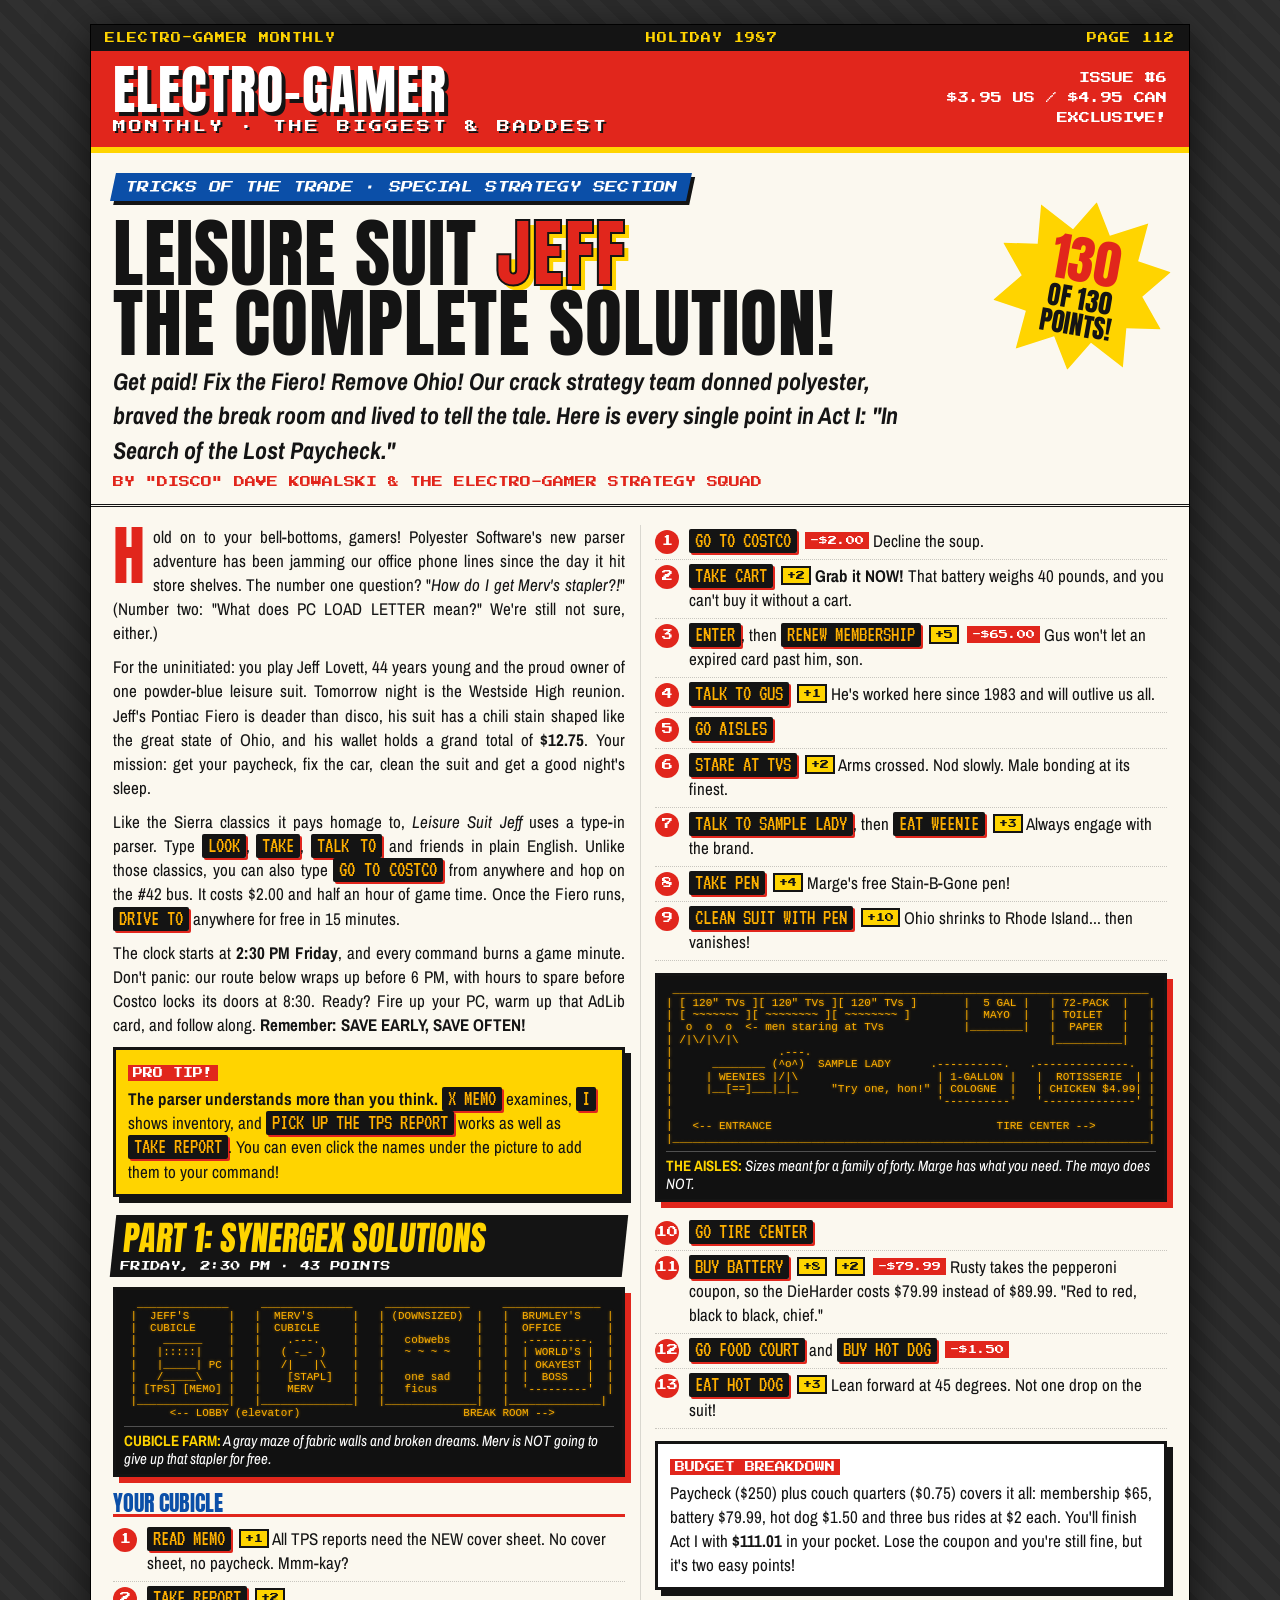
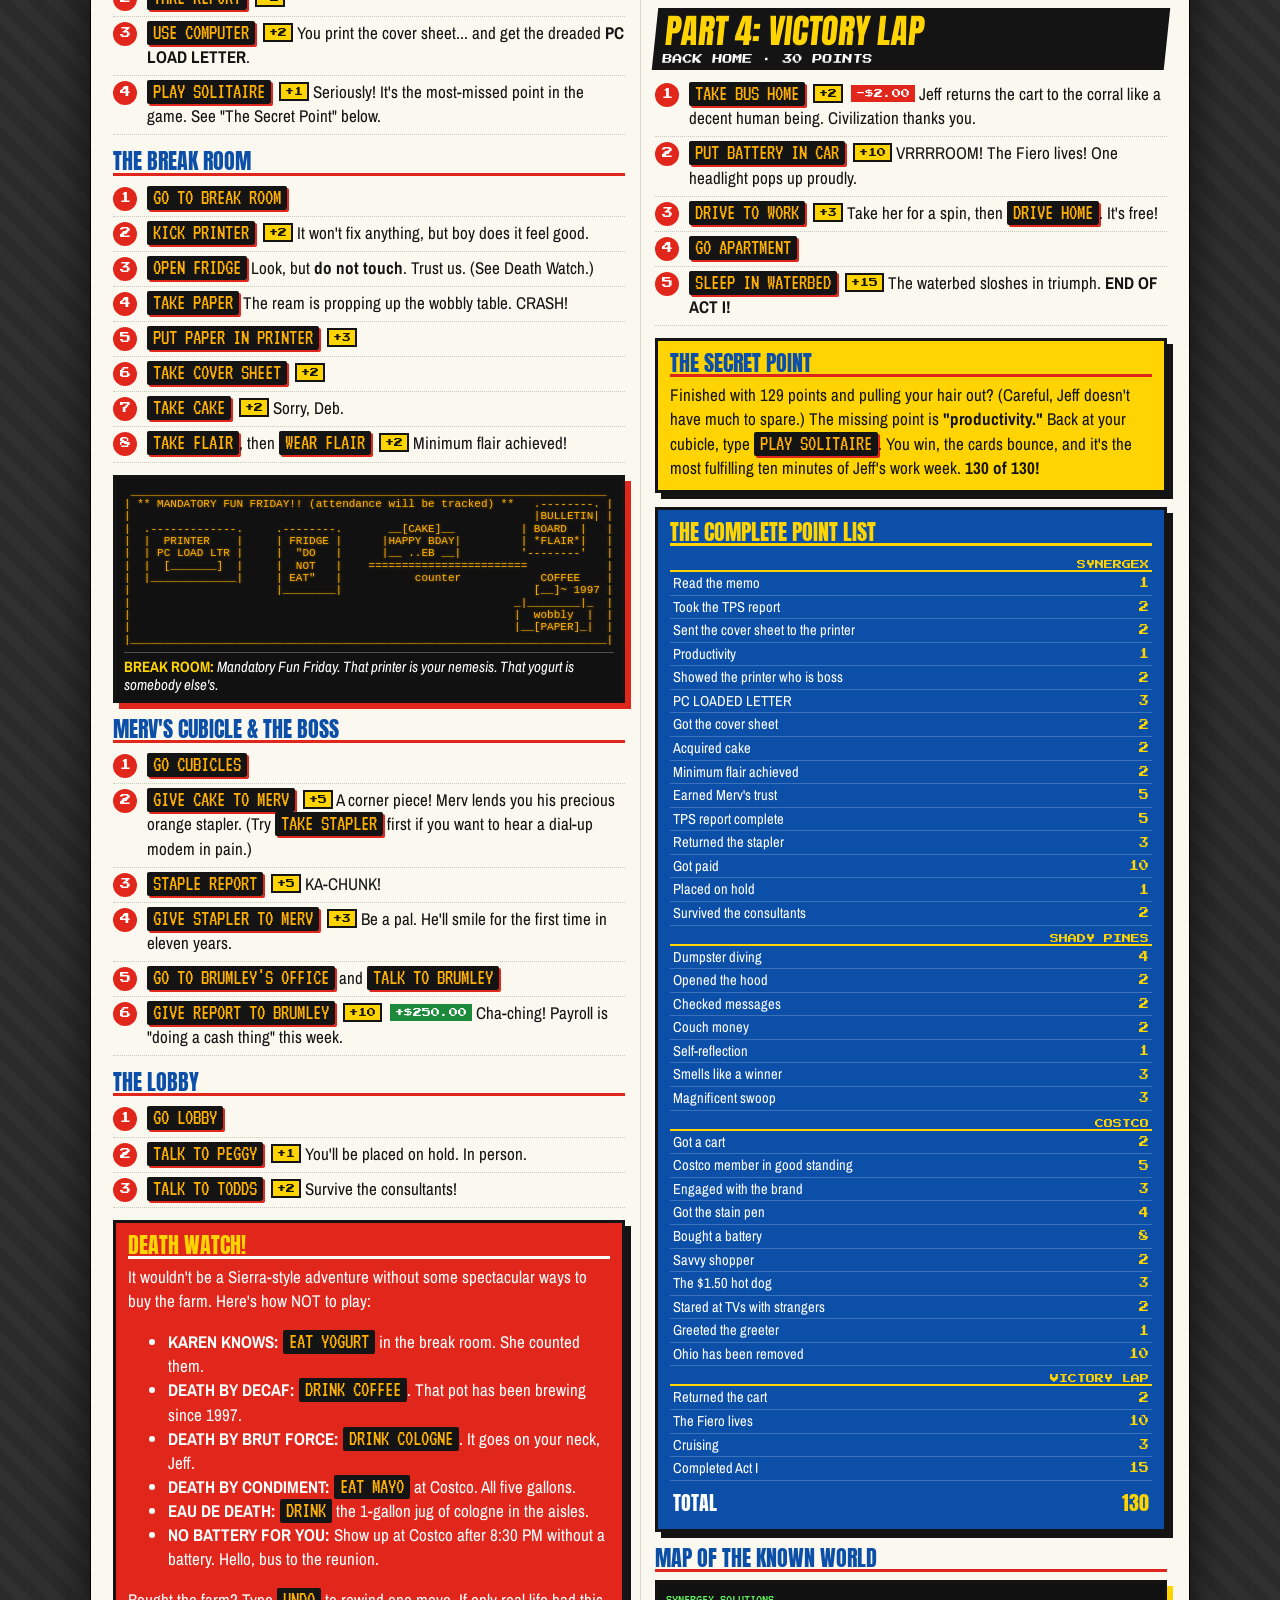
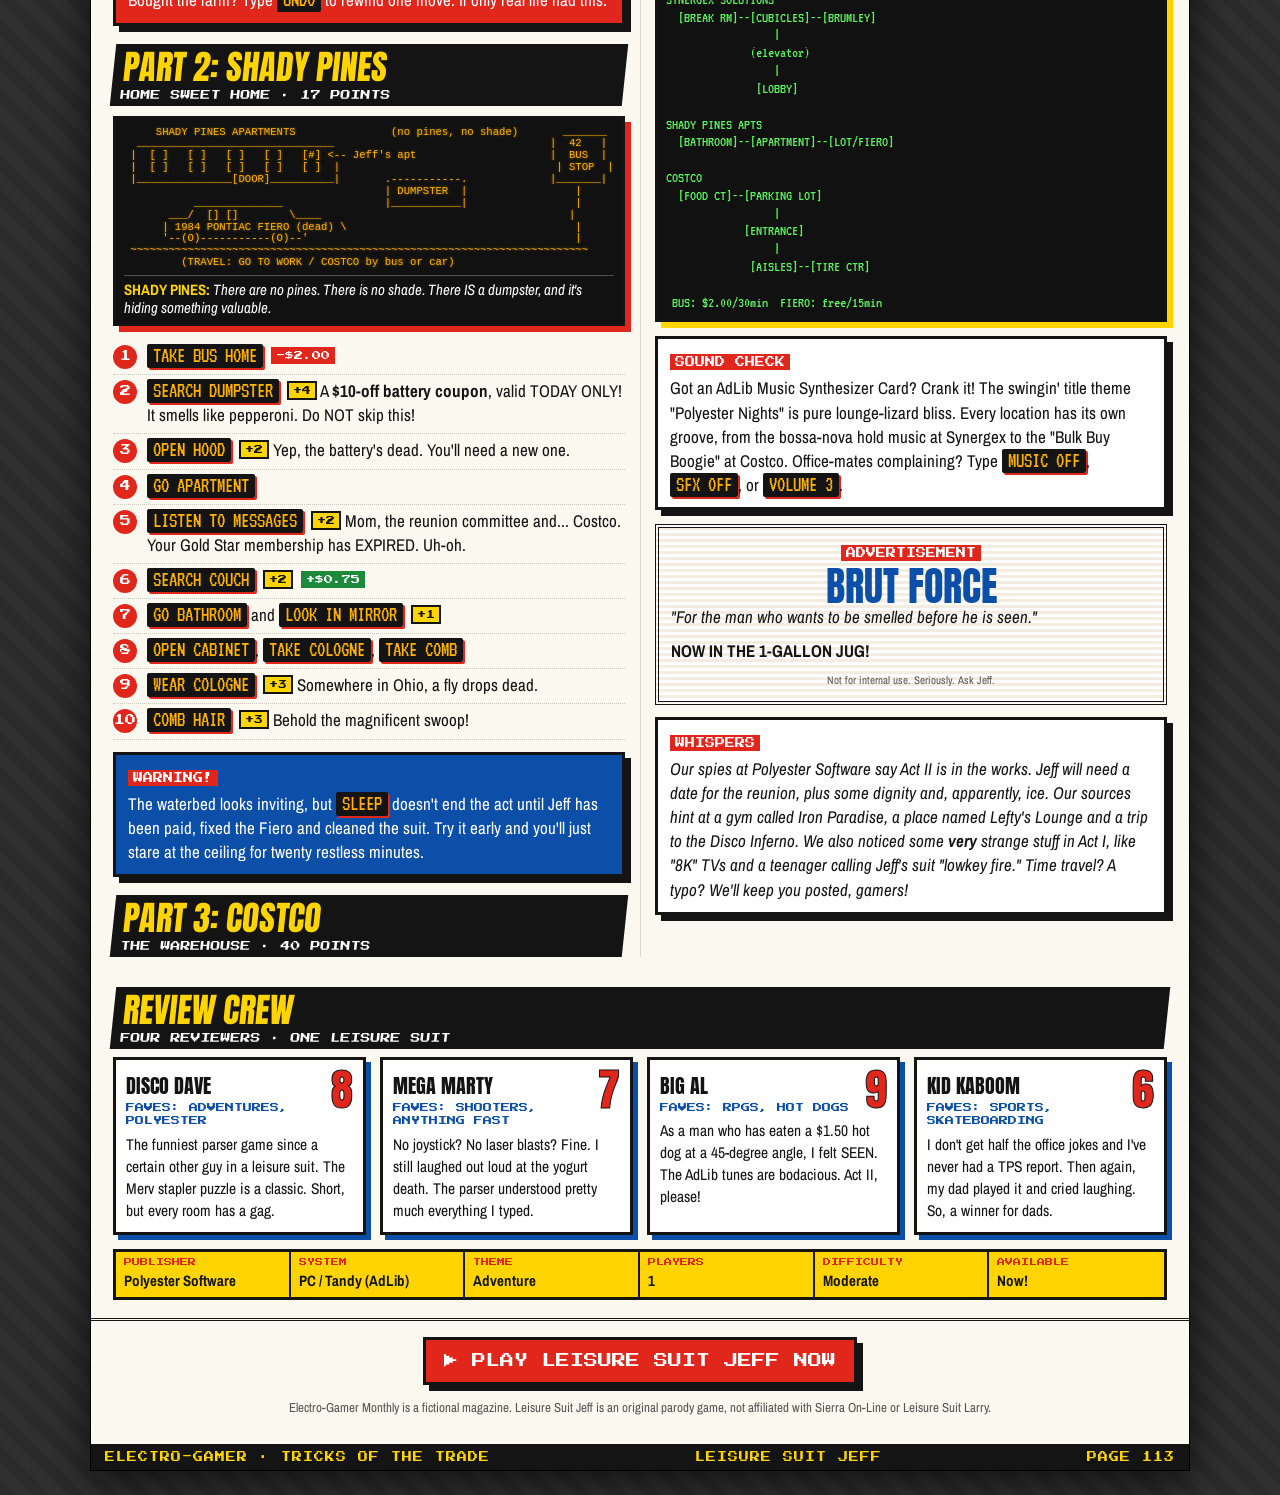
<file: walkthrough.html>
<!doctype html>
<html lang="en">
<head>
  <meta charset="utf-8">
  <meta name="viewport" content="width=device-width, initial-scale=1">
  <title>Leisure Suit Jeff: The Complete Solution - Electro-Gamer Monthly</title>
  <link rel="preconnect" href="https://fonts.googleapis.com">
  <link rel="preconnect" href="https://fonts.gstatic.com" crossorigin>
  <link href="https://fonts.googleapis.com/css2?family=Anton&family=Archivo+Narrow:ital,wght@0,400;0,700;1,400&family=Press+Start+2P&family=VT323&display=swap" rel="stylesheet">
  <style>
    :root { --red: #e1261c; --yel: #ffd400; --blu: #0b4fa8; --ink: #141414; --paper: #fbf8ef; --amber: #ffb000; }
    * { box-sizing: border-box; }
    body { margin: 0; background: #2b2b2b repeating-linear-gradient(45deg, #2b2b2b 0 12px, #303030 12px 24px); color: var(--ink); font: 17px/1.42 'Archivo Narrow', 'Arial Narrow', sans-serif; }
    .page { max-width: 1100px; margin: 24px auto; background: var(--paper); box-shadow: 0 10px 40px #000a; border: 1px solid #000; }
    .gutter { display: flex; justify-content: space-between; font: 10px 'Press Start 2P', monospace; padding: 8px 14px; background: var(--ink); color: var(--yel); letter-spacing: 1px; }
    .masthead { display: flex; align-items: center; gap: 18px; padding: 14px 22px; background: var(--red); color: #fff; border-bottom: 6px solid var(--yel); }
    .masthead .logo { font: 54px/0.9 Anton, Impact, sans-serif; letter-spacing: 1px; text-transform: uppercase; text-shadow: 4px 4px 0 var(--ink); }
    .masthead .logo small { display: block; font: 13px 'Press Start 2P', monospace; letter-spacing: 3px; margin-top: 6px; text-shadow: 2px 2px 0 var(--ink); }
    .masthead .issue { margin-left: auto; text-align: right; font: 11px/1.8 'Press Start 2P', monospace; }
    .section-tab { display: inline-block; background: var(--blu); color: #fff; font: 12px 'Press Start 2P', monospace; padding: 8px 12px; margin: 20px 22px 0; transform: skew(-12deg); box-shadow: 4px 4px 0 var(--ink); }
    header.story { padding: 6px 22px 16px; border-bottom: 3px double var(--ink); }
    h1 { font: 76px/0.92 Anton, Impact, sans-serif; text-transform: uppercase; margin: 12px 0 6px; letter-spacing: 1px; color: var(--ink); }
    h1 .hl { color: var(--red); -webkit-text-stroke: 2px var(--ink); text-shadow: 5px 5px 0 var(--yel); }
    .deck { font-size: 24px; font-weight: 700; font-style: italic; margin: 6px 0; max-width: 820px; }
    .byline { font: 11px 'Press Start 2P', monospace; color: var(--red); margin-top: 10px; }
    .burst { float: right; width: 170px; height: 170px; margin: -6px 0 0 18px; display: grid; place-items: center; text-align: center; color: var(--ink); background: var(--yel); font: 26px/1 Anton, Impact, sans-serif; text-transform: uppercase; clip-path: polygon(50% 0, 61% 18%, 82% 7%, 80% 30%, 100% 33%, 86% 50%, 100% 67%, 80% 70%, 82% 93%, 61% 82%, 50% 100%, 39% 82%, 18% 93%, 20% 70%, 0 67%, 14% 50%, 0 33%, 20% 30%, 18% 7%, 39% 18%); transform: rotate(10deg); }
    .burst span { display: block; font-size: 52px; color: var(--red); }
    .cols { column-count: 2; column-gap: 30px; column-rule: 1px solid #0002; padding: 18px 22px 8px; }
    .cols > * { break-inside: avoid; }
    .cols p { margin: 0 0 10px; text-align: justify; hyphens: auto; }
    .dropcap::first-letter { float: left; font: 64px/0.8 Anton, Impact, sans-serif; color: var(--red); margin: 6px 8px 0 0; }
    h2 { font: 34px/1 Anton, Impact, sans-serif; text-transform: uppercase; margin: 18px 0 8px; padding: 6px 10px; background: var(--ink); color: var(--yel); transform: skew(-6deg); }
    h2 small { display: block; font: 10px 'Press Start 2P', monospace; color: #fff; margin-top: 6px; transform: none; }
    h3 { font: 22px/1.05 Anton, Impact, sans-serif; text-transform: uppercase; color: var(--blu); margin: 14px 0 6px; border-bottom: 3px solid var(--red); }
    ol.steps { list-style: none; counter-reset: s; margin: 0 0 12px; padding: 0; }
    ol.steps li { counter-increment: s; position: relative; padding: 4px 0 6px 34px; border-bottom: 1px dotted #0003; }
    ol.steps li::before { content: counter(s); position: absolute; left: 0; top: 5px; width: 24px; height: 24px; border-radius: 50%; background: var(--red); color: #fff; font: 11px/24px 'Press Start 2P', monospace; text-align: center; }
    kbd { font: 21px/1 VT323, monospace; background: var(--ink); color: var(--amber); padding: 1px 6px 2px; border-radius: 2px; white-space: nowrap; box-shadow: 2px 2px 0 var(--red); }
    .pts { display: inline-block; font: 9px 'Press Start 2P', monospace; background: var(--yel); border: 2px solid var(--ink); padding: 3px 4px; margin-left: 4px; vertical-align: 2px; }
    .cash { display: inline-block; font: 9px 'Press Start 2P', monospace; background: #1c8a3a; color: #fff; padding: 4px 5px; margin-left: 4px; vertical-align: 2px; }
    .cash.neg { background: var(--red); }
    .box { border: 3px solid var(--ink); padding: 10px 12px; margin: 10px 0 14px; box-shadow: 6px 6px 0 var(--ink); background: #fff; }
    .box.yel { background: var(--yel); }
    .box.blu { background: var(--blu); color: #fff; }
    .box.blu h3 { color: var(--yel); border-color: var(--yel); }
    .box.red { background: var(--red); color: #fff; }
    .box.red h3 { color: var(--yel); border-color: #fff; }
    .box h3:first-child { margin-top: 0; }
    .box p:last-child, .box ul:last-child { margin-bottom: 0; }
    .box p, ol.steps li { text-align: left; }
    .tag { font: 10px 'Press Start 2P', monospace; display: inline-block; background: var(--red); color: #fff; padding: 3px 5px; margin-bottom: 6px; }
    figure.shot { margin: 10px 0 14px; background: #111; border: 3px solid var(--ink); box-shadow: 6px 6px 0 var(--red); padding: 8px 8px 6px; }
    figure.shot pre { margin: 0; color: var(--amber); font: 8.6px/1.12 'Courier New', monospace; overflow: hidden; text-shadow: 0 0 3px #ffb00088; white-space: pre; }
    figure.shot figcaption { color: #fff; font: 15px/1.2 'Archivo Narrow', sans-serif; font-style: italic; margin-top: 6px; border-top: 1px solid #fff4; padding-top: 5px; }
    figure.shot figcaption b { color: var(--yel); font-style: normal; }
    .crew { padding: 4px 22px 18px; }
    .crew-grid { display: grid; grid-template-columns: repeat(4, 1fr); gap: 14px; }
    .reviewer { border: 3px solid var(--ink); background: #fff; box-shadow: 5px 5px 0 var(--blu); padding: 10px; }
    .reviewer .who { font: 20px Anton, Impact, sans-serif; text-transform: uppercase; }
    .reviewer .score { float: right; font: 44px/0.9 Anton, Impact, sans-serif; color: var(--red); -webkit-text-stroke: 1px var(--ink); }
    .reviewer .fav { font: 9px/1.5 'Press Start 2P', monospace; color: var(--blu); margin-bottom: 6px; }
    .reviewer p { margin: 0; font-size: 15.5px; }
    .facts { display: grid; grid-template-columns: repeat(6, 1fr); border: 3px solid var(--ink); margin: 14px 0 0; background: var(--yel); }
    .facts div { padding: 6px 8px; border-right: 2px solid var(--ink); font-weight: 700; font-size: 15px; }
    .facts div:last-child { border-right: 0; }
    .facts div b { display: block; font: 8px 'Press Start 2P', monospace; color: var(--red); margin-bottom: 4px; }
    table.pts-table { width: 100%; border-collapse: collapse; font-size: 14.5px; }
    table.pts-table td { padding: 1px 3px; border-bottom: 1px solid #fff3; }
    table.pts-table td:last-child { text-align: right; font: 10px 'Press Start 2P', monospace; color: var(--yel); }
    table.pts-table tr.grp td { font: 9px 'Press Start 2P', monospace; color: var(--yel); padding-top: 8px; border-bottom: 2px solid var(--yel); }
    table.pts-table tr.tot td { font: 20px Anton, Impact, sans-serif; border: 0; padding-top: 6px; }
    .map { font: 15.5px/1.15 VT323, monospace; background: #111; color: #5df25d; padding: 8px; white-space: pre; overflow: hidden; border: 3px solid var(--ink); box-shadow: 6px 6px 0 var(--yel); margin: 8px 0 14px; }
    .ad { border: 4px double var(--ink); background: repeating-linear-gradient(0deg, #fff 0 3px, #f2ede0 3px 6px); text-align: center; padding: 12px; margin: 12px 0; }
    .ad .big { font: 40px/0.95 Anton, Impact, sans-serif; text-transform: uppercase; color: var(--blu); }
    .ad .fine { font-size: 11px; color: #555; margin-top: 6px; }
    .whisper { font-style: italic; }
    .cta { text-align: center; padding: 16px 22px 26px; border-top: 3px double var(--ink); }
    .cta a { display: inline-block; font: 14px 'Press Start 2P', monospace; background: var(--red); color: #fff; padding: 14px 18px; text-decoration: none; border: 3px solid var(--ink); box-shadow: 6px 6px 0 var(--ink); }
    .cta a:hover { background: var(--blu); }
    .cta p { font-size: 13px; color: #555; margin: 14px 0 0; }
    @media (max-width: 900px) {
      .crew-grid { grid-template-columns: repeat(2, 1fr); }
      .facts { grid-template-columns: repeat(3, 1fr); }
      h1 { font-size: 56px; }
    }
    @media (max-width: 760px) {
      .cols { column-count: 1; }
    }
    @media (max-width: 600px) {
      .crew-grid { grid-template-columns: 1fr; }
      .facts { grid-template-columns: repeat(2, 1fr); }
      .masthead .logo { font-size: 36px; }
      .masthead .issue { display: none; }
      .burst { display: none; }
      h1 { font-size: 44px; }
    }
  </style>
</head>
<body>
<div class="page">
  <div class="gutter"><span>ELECTRO-GAMER MONTHLY</span><span>HOLIDAY 1987</span><span>PAGE 112</span></div>

  <div class="masthead">
    <div class="logo">Electro-Gamer<small>MONTHLY &middot; THE BIGGEST &amp; BADDEST</small></div>
    <div class="issue">ISSUE #6<br>$3.95 US / $4.95 CAN<br>EXCLUSIVE!</div>
  </div>

  <div class="section-tab">TRICKS OF THE TRADE &middot; SPECIAL STRATEGY SECTION</div>

  <header class="story">
    <div class="burst"><div><span>130</span>OF 130<br>POINTS!</div></div>
    <h1>Leisure Suit <span class="hl">Jeff</span><br>The Complete Solution!</h1>
    <p class="deck">Get paid! Fix the Fiero! Remove Ohio! Our crack strategy team donned polyester, braved the break room and lived to tell the tale. Here is every single point in Act I: "In Search of the Lost Paycheck."</p>
    <div class="byline">BY "DISCO" DAVE KOWALSKI &amp; THE ELECTRO-GAMER STRATEGY SQUAD</div>
  </header>

  <div class="cols">
    <p class="dropcap">Hold on to your bell-bottoms, gamers! Polyester Software's new parser adventure has been jamming our office phone lines since the day it hit store shelves. The number one question? "<i>How do I get Merv's stapler?!</i>" (Number two: "What does PC LOAD LETTER mean?" We're still not sure, either.)</p>
    <p>For the uninitiated: you play Jeff Lovett, 44 years young and the proud owner of one powder-blue leisure suit. Tomorrow night is the Westside High reunion. Jeff's Pontiac Fiero is deader than disco, his suit has a chili stain shaped like the great state of Ohio, and his wallet holds a grand total of <b>$12.75</b>. Your mission: get your paycheck, fix the car, clean the suit and get a good night's sleep.</p>
    <p>Like the Sierra classics it pays homage to, <i>Leisure Suit Jeff</i> uses a type-in parser. Type <kbd>LOOK</kbd>, <kbd>TAKE</kbd>, <kbd>TALK TO</kbd> and friends in plain English. Unlike those classics, you can also type <kbd>GO TO COSTCO</kbd> from anywhere and hop on the #42 bus. It costs $2.00 and half an hour of game time. Once the Fiero runs, <kbd>DRIVE TO</kbd> anywhere for free in 15 minutes.</p>
    <p>The clock starts at <b>2:30 PM Friday</b>, and every command burns a game minute. Don't panic: our route below wraps up before 6 PM, with hours to spare before Costco locks its doors at 8:30. Ready? Fire up your PC, warm up that AdLib card, and follow along. <b>Remember: SAVE EARLY, SAVE OFTEN!</b></p>

    <div class="box yel">
      <span class="tag">PRO TIP!</span>
      <p><b>The parser understands more than you think.</b> <kbd>X MEMO</kbd> examines, <kbd>I</kbd> shows inventory, and <kbd>PICK UP THE TPS REPORT</kbd> works as well as <kbd>TAKE REPORT</kbd>. You can even click the names under the picture to add them to your command!</p>
    </div>

    <h2>Part 1: Synergex Solutions<small>FRIDAY, 2:30 PM &middot; 43 POINTS</small></h2>
    <figure class="shot"><pre data-room="work_cubes"></pre><figcaption><b>CUBICLE FARM:</b> A gray maze of fabric walls and broken dreams. Merv is NOT going to give up that stapler for free.</figcaption></figure>

    <h3>Your Cubicle</h3>
    <ol class="steps">
      <li><kbd>READ MEMO</kbd> <span class="pts">+1</span> All TPS reports need the NEW cover sheet. No cover sheet, no paycheck. Mmm-kay?</li>
      <li><kbd>TAKE REPORT</kbd> <span class="pts">+2</span></li>
      <li><kbd>USE COMPUTER</kbd> <span class="pts">+2</span> You print the cover sheet... and get the dreaded <b>PC LOAD LETTER</b>.</li>
      <li><kbd>PLAY SOLITAIRE</kbd> <span class="pts">+1</span> Seriously! It's the most-missed point in the game. See "The Secret Point" below.</li>
    </ol>

    <h3>The Break Room</h3>
    <ol class="steps">
      <li><kbd>GO TO BREAK ROOM</kbd></li>
      <li><kbd>KICK PRINTER</kbd> <span class="pts">+2</span> It won't fix anything, but boy does it feel good.</li>
      <li><kbd>OPEN FRIDGE</kbd> Look, but <b>do not touch</b>. Trust us. (See Death Watch.)</li>
      <li><kbd>TAKE PAPER</kbd> The ream is propping up the wobbly table. CRASH!</li>
      <li><kbd>PUT PAPER IN PRINTER</kbd> <span class="pts">+3</span></li>
      <li><kbd>TAKE COVER SHEET</kbd> <span class="pts">+2</span></li>
      <li><kbd>TAKE CAKE</kbd> <span class="pts">+2</span> Sorry, Deb.</li>
      <li><kbd>TAKE FLAIR</kbd>, then <kbd>WEAR FLAIR</kbd> <span class="pts">+2</span> Minimum flair achieved!</li>
    </ol>

    <figure class="shot"><pre data-room="work_break"></pre><figcaption><b>BREAK ROOM:</b> Mandatory Fun Friday. That printer is your nemesis. That yogurt is somebody else's.</figcaption></figure>

    <h3>Merv's Cubicle &amp; The Boss</h3>
    <ol class="steps">
      <li><kbd>GO CUBICLES</kbd></li>
      <li><kbd>GIVE CAKE TO MERV</kbd> <span class="pts">+5</span> A corner piece! Merv lends you his precious orange stapler. (Try <kbd>TAKE STAPLER</kbd> first if you want to hear a dial-up modem in pain.)</li>
      <li><kbd>STAPLE REPORT</kbd> <span class="pts">+5</span> KA-CHUNK!</li>
      <li><kbd>GIVE STAPLER TO MERV</kbd> <span class="pts">+3</span> Be a pal. He'll smile for the first time in eleven years.</li>
      <li><kbd>GO TO BRUMLEY'S OFFICE</kbd> and <kbd>TALK TO BRUMLEY</kbd></li>
      <li><kbd>GIVE REPORT TO BRUMLEY</kbd> <span class="pts">+10</span> <span class="cash">+$250.00</span> Cha-ching! Payroll is "doing a cash thing" this week.</li>
    </ol>

    <h3>The Lobby</h3>
    <ol class="steps">
      <li><kbd>GO LOBBY</kbd></li>
      <li><kbd>TALK TO PEGGY</kbd> <span class="pts">+1</span> You'll be placed on hold. In person.</li>
      <li><kbd>TALK TO TODDS</kbd> <span class="pts">+2</span> Survive the consultants!</li>
    </ol>

    <div class="box red">
      <h3>Death Watch!</h3>
      <p>It wouldn't be a Sierra-style adventure without some spectacular ways to buy the farm. Here's how NOT to play:</p>
      <ul>
        <li><b>KAREN KNOWS:</b> <kbd>EAT YOGURT</kbd> in the break room. She counted them.</li>
        <li><b>DEATH BY DECAF:</b> <kbd>DRINK COFFEE</kbd>. That pot has been brewing since 1997.</li>
        <li><b>DEATH BY BRUT FORCE:</b> <kbd>DRINK COLOGNE</kbd>. It goes on your neck, Jeff.</li>
        <li><b>DEATH BY CONDIMENT:</b> <kbd>EAT MAYO</kbd> at Costco. All five gallons.</li>
        <li><b>EAU DE DEATH:</b> <kbd>DRINK</kbd> the 1-gallon jug of cologne in the aisles.</li>
        <li><b>NO BATTERY FOR YOU:</b> Show up at Costco after 8:30 PM without a battery. Hello, bus to the reunion.</li>
      </ul>
      <p>Bought the farm? Type <kbd>UNDO</kbd> to rewind one move. If only real life had this.</p>
    </div>

    <h2>Part 2: Shady Pines<small>HOME SWEET HOME &middot; 17 POINTS</small></h2>
    <figure class="shot"><pre data-room="home_lot"></pre><figcaption><b>SHADY PINES:</b> There are no pines. There is no shade. There IS a dumpster, and it's hiding something valuable.</figcaption></figure>
    <ol class="steps">
      <li><kbd>TAKE BUS HOME</kbd> <span class="cash neg">-$2.00</span></li>
      <li><kbd>SEARCH DUMPSTER</kbd> <span class="pts">+4</span> A <b>$10-off battery coupon</b>, valid TODAY ONLY! It smells like pepperoni. Do NOT skip this!</li>
      <li><kbd>OPEN HOOD</kbd> <span class="pts">+2</span> Yep, the battery's dead. You'll need a new one.</li>
      <li><kbd>GO APARTMENT</kbd></li>
      <li><kbd>LISTEN TO MESSAGES</kbd> <span class="pts">+2</span> Mom, the reunion committee and... Costco. Your Gold Star membership has EXPIRED. Uh-oh.</li>
      <li><kbd>SEARCH COUCH</kbd> <span class="pts">+2</span> <span class="cash">+$0.75</span></li>
      <li><kbd>GO BATHROOM</kbd> and <kbd>LOOK IN MIRROR</kbd> <span class="pts">+1</span></li>
      <li><kbd>OPEN CABINET</kbd>, <kbd>TAKE COLOGNE</kbd>, <kbd>TAKE COMB</kbd></li>
      <li><kbd>WEAR COLOGNE</kbd> <span class="pts">+3</span> Somewhere in Ohio, a fly drops dead.</li>
      <li><kbd>COMB HAIR</kbd> <span class="pts">+3</span> Behold the magnificent swoop!</li>
    </ol>
    <div class="box blu">
      <span class="tag">WARNING!</span>
      <p>The waterbed looks inviting, but <kbd>SLEEP</kbd> doesn't end the act until Jeff has been paid, fixed the Fiero and cleaned the suit. Try it early and you'll just stare at the ceiling for twenty restless minutes.</p>
    </div>

    <h2>Part 3: Costco<small>THE WAREHOUSE &middot; 40 POINTS</small></h2>
    <ol class="steps">
      <li><kbd>GO TO COSTCO</kbd> <span class="cash neg">-$2.00</span> Decline the soup.</li>
      <li><kbd>TAKE CART</kbd> <span class="pts">+2</span> <b>Grab it NOW!</b> That battery weighs 40 pounds, and you can't buy it without a cart.</li>
      <li><kbd>ENTER</kbd>, then <kbd>RENEW MEMBERSHIP</kbd> <span class="pts">+5</span> <span class="cash neg">-$65.00</span> Gus won't let an expired card past him, son.</li>
      <li><kbd>TALK TO GUS</kbd> <span class="pts">+1</span> He's worked here since 1983 and will outlive us all.</li>
      <li><kbd>GO AISLES</kbd></li>
      <li><kbd>STARE AT TVS</kbd> <span class="pts">+2</span> Arms crossed. Nod slowly. Male bonding at its finest.</li>
      <li><kbd>TALK TO SAMPLE LADY</kbd>, then <kbd>EAT WEENIE</kbd> <span class="pts">+3</span> Always engage with the brand.</li>
      <li><kbd>TAKE PEN</kbd> <span class="pts">+4</span> Marge's free Stain-B-Gone pen!</li>
      <li><kbd>CLEAN SUIT WITH PEN</kbd> <span class="pts">+10</span> Ohio shrinks to Rhode Island... then vanishes!</li>
    </ol>
    <figure class="shot"><pre data-room="costco_aisles"></pre><figcaption><b>THE AISLES:</b> Sizes meant for a family of forty. Marge has what you need. The mayo does NOT.</figcaption></figure>
    <ol class="steps" start="10" style="counter-reset: s 9">
      <li><kbd>GO TIRE CENTER</kbd></li>
      <li><kbd>BUY BATTERY</kbd> <span class="pts">+8</span> <span class="pts">+2</span> <span class="cash neg">-$79.99</span> Rusty takes the pepperoni coupon, so the DieHarder costs $79.99 instead of $89.99. "Red to red, black to black, chief."</li>
      <li><kbd>GO FOOD COURT</kbd> and <kbd>BUY HOT DOG</kbd> <span class="cash neg">-$1.50</span></li>
      <li><kbd>EAT HOT DOG</kbd> <span class="pts">+3</span> Lean forward at 45 degrees. Not one drop on the suit!</li>
    </ol>

    <div class="box">
      <span class="tag">BUDGET BREAKDOWN</span>
      <p>Paycheck ($250) plus couch quarters ($0.75) covers it all: membership $65, battery $79.99, hot dog $1.50 and three bus rides at $2 each. You'll finish Act I with <b>$111.01</b> in your pocket. Lose the coupon and you're still fine, but it's two easy points!</p>
    </div>

    <h2>Part 4: Victory Lap<small>BACK HOME &middot; 30 POINTS</small></h2>
    <ol class="steps">
      <li><kbd>TAKE BUS HOME</kbd> <span class="pts">+2</span> <span class="cash neg">-$2.00</span> Jeff returns the cart to the corral like a decent human being. Civilization thanks you.</li>
      <li><kbd>PUT BATTERY IN CAR</kbd> <span class="pts">+10</span> VRRRROOM! The Fiero lives! One headlight pops up proudly.</li>
      <li><kbd>DRIVE TO WORK</kbd> <span class="pts">+3</span> Take her for a spin, then <kbd>DRIVE HOME</kbd>. It's free!</li>
      <li><kbd>GO APARTMENT</kbd></li>
      <li><kbd>SLEEP IN WATERBED</kbd> <span class="pts">+15</span> The waterbed sloshes in triumph. <b>END OF ACT I!</b></li>
    </ol>

    <div class="box yel">
      <h3>The Secret Point</h3>
      <p>Finished with 129 points and pulling your hair out? (Careful, Jeff doesn't have much to spare.) The missing point is <b>"productivity."</b> Back at your cubicle, type <kbd>PLAY SOLITAIRE</kbd>. You win, the cards bounce, and it's the most fulfilling ten minutes of Jeff's work week. <b>130 of 130!</b></p>
    </div>

    <div class="box blu">
      <h3>The Complete Point List</h3>
      <table class="pts-table" id="points"></table>
    </div>

    <h3>Map Of The Known World</h3>
    <div class="map">SYNERGEX SOLUTIONS
  [BREAK RM]--[CUBICLES]--[BRUMLEY]
                  |
              (elevator)
                  |
               [LOBBY]

SHADY PINES APTS
  [BATHROOM]--[APARTMENT]--[LOT/FIERO]

COSTCO
  [FOOD CT]--[PARKING LOT]
                  |
             [ENTRANCE]
                  |
              [AISLES]--[TIRE CTR]

 BUS: $2.00/30min  FIERO: free/15min</div>

    <div class="box">
      <span class="tag">SOUND CHECK</span>
      <p>Got an AdLib Music Synthesizer Card? Crank it! The swingin' title theme "Polyester Nights" is pure lounge-lizard bliss. Every location has its own groove, from the bossa-nova hold music at Synergex to the "Bulk Buy Boogie" at Costco. Office-mates complaining? Type <kbd>MUSIC OFF</kbd>, <kbd>SFX OFF</kbd>, or <kbd>VOLUME 3</kbd>.</p>
    </div>

    <div class="ad">
      <div class="tag">ADVERTISEMENT</div>
      <div class="big">Brut Force</div>
      <p><i>"For the man who wants to be smelled before he is seen."</i></p>
      <p><b>NOW IN THE 1-GALLON JUG!</b></p>
      <div class="fine">Not for internal use. Seriously. Ask Jeff.</div>
    </div>

    <div class="box">
      <span class="tag">WHISPERS</span>
      <p class="whisper">Our spies at Polyester Software say Act II is in the works. Jeff will need a date for the reunion, plus some dignity and, apparently, ice. Our sources hint at a gym called Iron Paradise, a place named Lefty's Lounge and a trip to the Disco Inferno. We also noticed some <b>very</b> strange stuff in Act I, like "8K" TVs and a teenager calling Jeff's suit "lowkey fire." Time travel? A typo? We'll keep you posted, gamers!</p>
    </div>
  </div>

  <section class="crew">
    <h2>Review Crew<small>FOUR REVIEWERS &middot; ONE LEISURE SUIT</small></h2>
    <div class="crew-grid">
      <div class="reviewer"><div class="score">8</div><div class="who">Disco Dave</div><div class="fav">FAVES: ADVENTURES, POLYESTER</div><p>The funniest parser game since a certain other guy in a leisure suit. The Merv stapler puzzle is a classic. Short, but every room has a gag.</p></div>
      <div class="reviewer"><div class="score">7</div><div class="who">Mega Marty</div><div class="fav">FAVES: SHOOTERS, ANYTHING FAST</div><p>No joystick? No laser blasts? Fine. I still laughed out loud at the yogurt death. The parser understood pretty much everything I typed.</p></div>
      <div class="reviewer"><div class="score">9</div><div class="who">Big Al</div><div class="fav">FAVES: RPGS, HOT DOGS</div><p>As a man who has eaten a $1.50 hot dog at a 45-degree angle, I felt SEEN. The AdLib tunes are bodacious. Act II, please!</p></div>
      <div class="reviewer"><div class="score">6</div><div class="who">Kid Kaboom</div><div class="fav">FAVES: SPORTS, SKATEBOARDING</div><p>I don't get half the office jokes and I've never had a TPS report. Then again, my dad played it and cried laughing. So, a winner for dads.</p></div>
    </div>
    <div class="facts">
      <div><b>PUBLISHER</b>Polyester Software</div>
      <div><b>SYSTEM</b>PC / Tandy (AdLib)</div>
      <div><b>THEME</b>Adventure</div>
      <div><b>PLAYERS</b>1</div>
      <div><b>DIFFICULTY</b>Moderate</div>
      <div><b>AVAILABLE</b>Now!</div>
    </div>
  </section>

  <div class="cta">
    <a href="./">&#9654; PLAY LEISURE SUIT JEFF NOW</a>
    <p>Electro-Gamer Monthly is a fictional magazine. Leisure Suit Jeff is an original parody game, not affiliated with Sierra On-Line or Leisure Suit Larry.</p>
  </div>
  <div class="gutter"><span>ELECTRO-GAMER &middot; TRICKS OF THE TRADE</span><span>LEISURE SUIT JEFF</span><span>PAGE 113</span></div>
</div>

<script src="js/registry.js"></script>
<script src="js/content/world.js"></script>
<script src="js/content/items.js"></script>
<script src="js/content/home.js"></script>
<script src="js/content/work.js"></script>
<script src="js/content/costco.js"></script>
<script src="js/engine.js"></script>
<script>
  // "Screenshots" and the point list come straight from the game data so they never drift.
  (function () {
    var E = LSJ.Engine;
    E.start();
    document.querySelectorAll('pre[data-room]').forEach(function (pre) {
      E.state.room = pre.dataset.room;
      pre.textContent = E.view().art.replace(/^\n/, '');
    });
    function fitShots() {
      document.querySelectorAll('figure.shot pre').forEach(function (pre) {
        var cols = Math.max.apply(null, pre.textContent.split('\n').map(function (l) { return l.length; }));
        pre.style.fontSize = Math.min(12, pre.clientWidth / (cols * 0.6)) + 'px';
      });
    }
    fitShots();
    window.addEventListener('resize', fitShots);

    var groups = [
      ['SYNERGEX', ['read_memo', 'take_report', 'print_cover', 'solitaire', 'kick_printer', 'load_printer', 'get_cover', 'take_cake', 'wear_flair', 'merv_stapler', 'staple_report', 'return_stapler', 'paid', 'talk_peggy', 'talk_todds']],
      ['SHADY PINES', ['coupon', 'open_hood', 'messages', 'couch_quarters', 'look_mirror', 'cologne', 'comb_hair']],
      ['COSTCO', null],
      ['VICTORY LAP', ['return_cart', 'install_battery', 'first_drive', 'act_end']],
    ];
    var used = {};
    groups.forEach(function (g) { (g[1] || []).forEach(function (k) { used[k] = 1; }); });
    groups[2][1] = Object.keys(LSJ.scores).filter(function (k) { return !used[k]; });

    var rows = [], total = 0;
    groups.forEach(function (g) {
      rows.push('<tr class="grp"><td colspan="2">' + g[0] + '</td></tr>');
      g[1].forEach(function (k) {
        var s = LSJ.scores[k];
        if (!s) return;
        total += s.pts;
        rows.push('<tr><td>' + s.label.charAt(0).toUpperCase() + s.label.slice(1) + '</td><td>' + s.pts + '</td></tr>');
      });
    });
    rows.push('<tr class="tot"><td>TOTAL</td><td>' + total + '</td></tr>');
    document.getElementById('points').innerHTML = rows.join('');
  })();
</script>
</body>
</html>
</file>
<file: css/crt.css>
:root {
  --amber: #ffb000;
  --amber-dim: #b37a00;
  --amber-faint: #5c3f00;
  --bg: #120b00;
  --glow: 0 0 2px rgba(255, 176, 0, 0.9), 0 0 8px rgba(255, 140, 0, 0.45);
}

* { box-sizing: border-box; }

html, body {
  margin: 0;
  height: 100%;
  background: #000;
}

body {
  display: flex;
  justify-content: center;
  align-items: flex-start;
  font-family: 'VT323', 'Courier New', monospace;
  font-size: 20px;
  line-height: 1.05;
  color: var(--amber);
}

#crt {
  position: relative;
  margin: 12px;
  padding: 18px 22px;
  background: radial-gradient(ellipse at center, #1d1200 0%, var(--bg) 70%, #070400 100%);
  border-radius: 18px;
  box-shadow: 0 0 0 3px #2a1c00, 0 0 40px rgba(255, 140, 0, 0.15), inset 0 0 80px rgba(0, 0, 0, 0.8);
  text-shadow: var(--glow);
  animation: flicker 6s infinite;
}

#crt::after {
  content: '';
  pointer-events: none;
  position: absolute;
  inset: 0;
  border-radius: 18px;
  background: repeating-linear-gradient(to bottom, rgba(0, 0, 0, 0) 0px, rgba(0, 0, 0, 0) 2px, rgba(0, 0, 0, 0.28) 3px);
}

@keyframes flicker {
  0%, 100% { opacity: 1; }
  48% { opacity: 1; }
  50% { opacity: 0.96; }
  52% { opacity: 1; }
}

#screen {
  width: 80ch;
  display: flex;
  flex-direction: column;
  gap: 6px;
}

.box {
  border: 2px double var(--amber-dim);
  padding: 2px 8px;
}

#status {
  display: flex;
  justify-content: space-between;
  background: var(--amber);
  color: var(--bg);
  text-shadow: none;
  border-color: var(--amber);
}

#art {
  margin: 0;
  height: calc(16 * 1.05em + 8px);
  overflow: hidden;
  white-space: pre;
  font-family: inherit;
  display: flex;
  align-items: center;
  justify-content: center;
}

#art.death { color: #ff6a3d; text-shadow: 0 0 6px rgba(255, 80, 40, 0.6); }

#panel div { margin: 1px 0; }
#loc { font-weight: bold; letter-spacing: 1px; }
.lbl { color: var(--amber-dim); }
.dim { color: var(--amber-faint); }

.chip {
  cursor: pointer;
  border-bottom: 1px dotted var(--amber-dim);
}
.chip:hover { background: var(--amber); color: var(--bg); text-shadow: none; }

#log {
  height: 13em;
  overflow-y: auto;
  white-space: pre-wrap;
  scrollbar-color: var(--amber-dim) transparent;
}

#log p { margin: 0 0 0.5em 0; }
#log .echo { color: var(--amber-dim); margin-top: 0.6em; }
#log .room { font-weight: bold; text-decoration: underline; }
#log .score { color: #ffe08a; }
#log .system { color: var(--amber-dim); }
#log .death { color: #ff6a3d; font-weight: bold; }
#log .end { color: #ffe08a; font-weight: bold; }
#log .intro { color: #ffd36b; }

#promptline {
  display: flex;
  align-items: center;
  gap: 6px;
  border: 2px double var(--amber-dim);
  padding: 2px 8px;
}

#cmd {
  flex: 1;
  background: transparent;
  border: none;
  outline: none;
  color: var(--amber);
  font: inherit;
  text-shadow: var(--glow);
  caret-color: var(--amber);
  text-transform: uppercase;
}

#snd {
  background: transparent;
  border: 1px solid var(--amber-dim);
  color: var(--amber);
  font: inherit;
  text-shadow: var(--glow);
  cursor: pointer;
  padding: 0 6px;
  white-space: nowrap;
}
#snd:hover { background: var(--amber); color: var(--bg); text-shadow: none; }
#snd.off { color: var(--amber-dim); }

@media (max-width: 900px) {
  body { font-size: 15px; }
}
</file>
